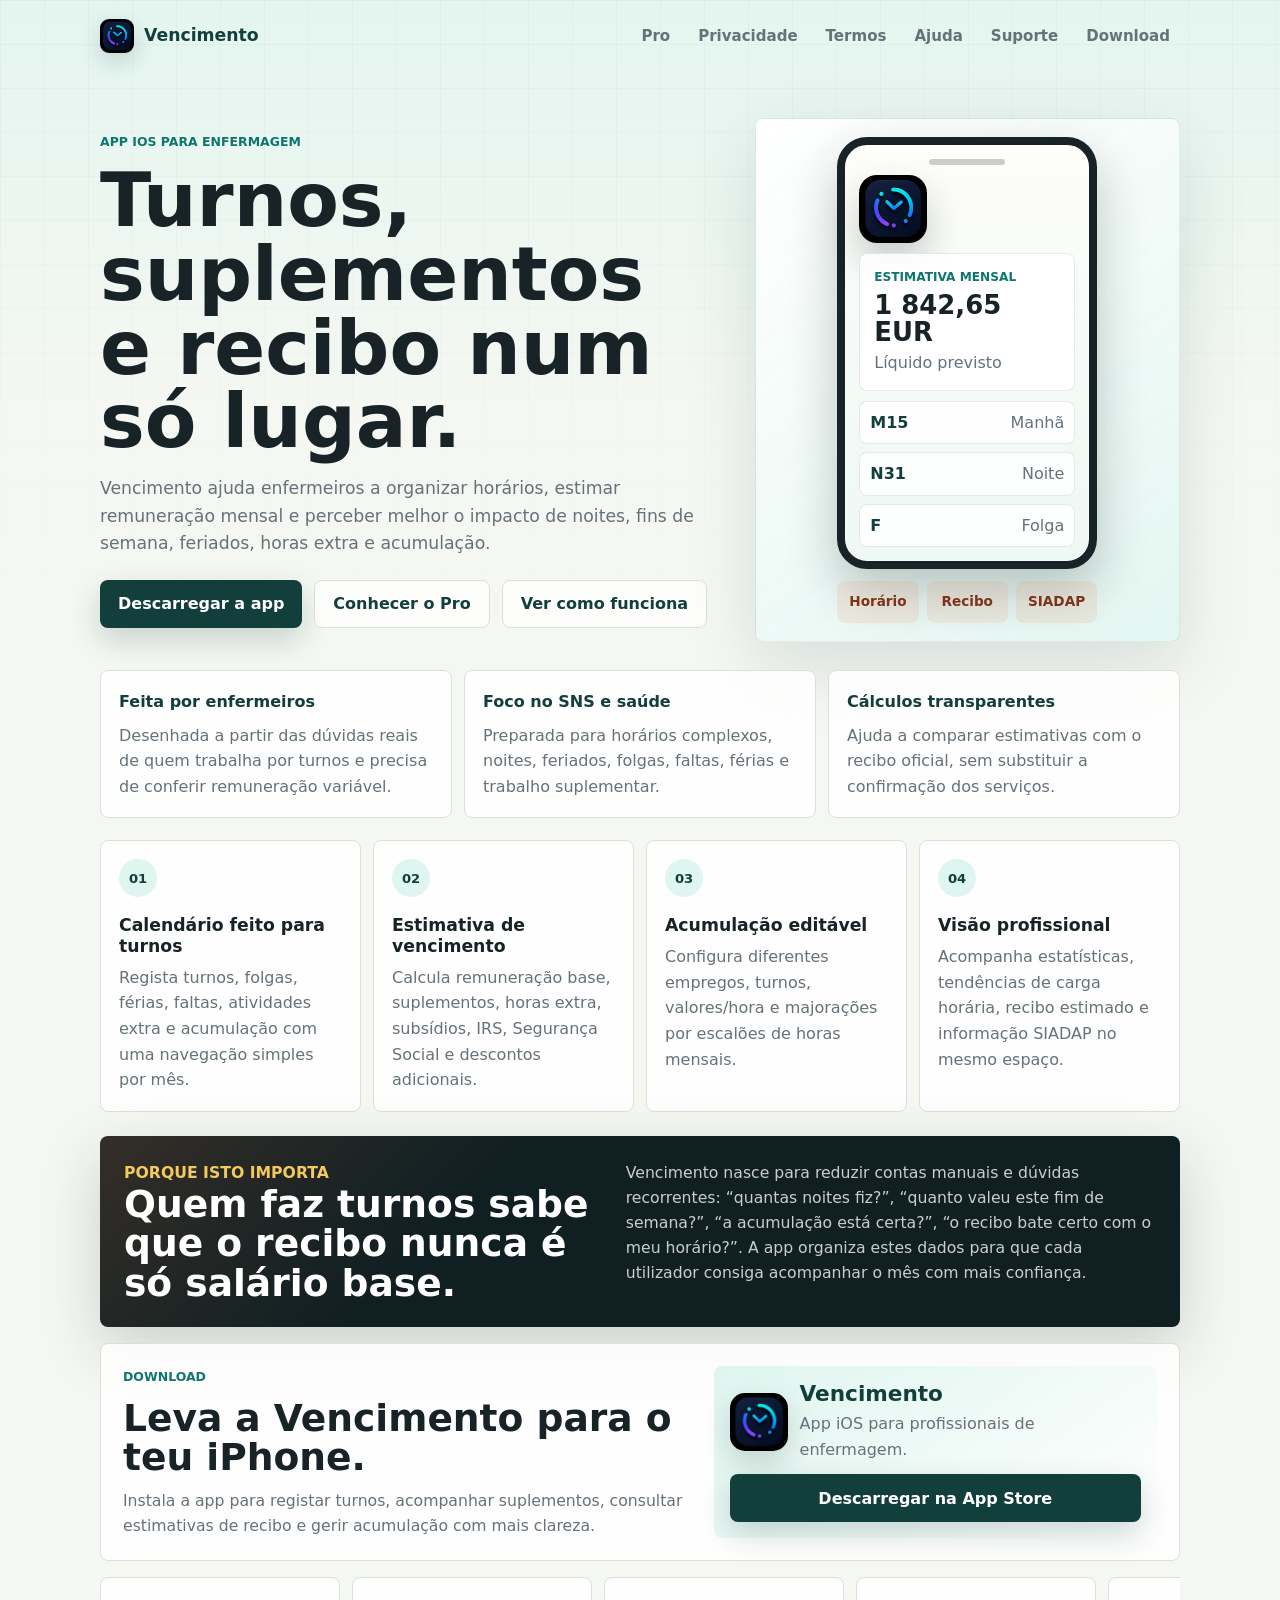
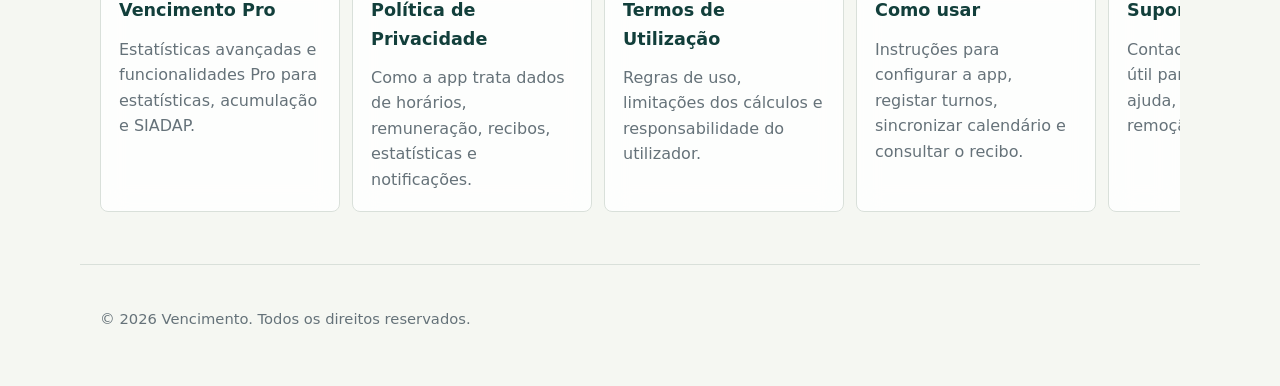
<file: index.html>
<!doctype html>
<html lang="pt-PT">
<head>
  <meta charset="utf-8">
  <meta name="viewport" content="width=device-width, initial-scale=1">
  <title>Vencimento | App de turnos e recibo para enfermeiros</title>
  <meta name="description" content="Vencimento é uma app iOS feita por enfermeiros para organizar turnos, estimar remuneração, acompanhar recibos e gerir acumulação.">
  <link rel="stylesheet" href="styles.css">
</head>
<body>
  <header class="site-header">
    <a class="brand" href="index.html">
      <img src="assets/logo.jpeg" alt="" width="34" height="34">
      <span>Vencimento</span>
    </a>
    <nav aria-label="Navegação principal">
      <a href="pro.html">Pro</a>
      <a href="privacidade.html">Privacidade</a>
      <a href="termos.html">Termos</a>
      <a href="ajuda.html">Ajuda</a>
      <a href="suporte.html">Suporte</a>
      <a href="#download">Download</a>
    </nav>
  </header>

  <main>
    <section class="hero marketing-hero">
      <div class="hero-copy">
        <p class="eyebrow">App iOS para enfermagem</p>
        <h1>Turnos, suplementos e recibo num só lugar.</h1>
        <p class="lead">Vencimento ajuda enfermeiros a organizar horários, estimar remuneração mensal e perceber melhor o impacto de noites, fins de semana, feriados, horas extra e acumulação.</p>
        <div class="hero-actions">
          <a class="primary-action" href="#download">Descarregar a app</a>
          <a class="secondary-action" href="pro.html">Conhecer o Pro</a>
          <a class="secondary-action" href="ajuda.html">Ver como funciona</a>
        </div>
      </div>

      <div class="app-showcase reveal" aria-label="Resumo da app Vencimento">
        <div class="phone-frame">
          <div class="phone-topbar"></div>
          <img class="app-logo" src="assets/logo.jpeg" alt="Logo da app Vencimento" width="120" height="120">
          <div class="showcase-panel">
            <p class="panel-label">Estimativa mensal</p>
            <strong>1 842,65 EUR</strong>
            <span>Líquido previsto</span>
          </div>
          <div class="shift-stack" aria-label="Turnos do mês">
            <span><strong>M15</strong> Manhã</span>
            <span><strong>N31</strong> Noite</span>
            <span><strong>F</strong> Folga</span>
          </div>
        </div>
        <div class="mini-metrics" aria-label="Funcionalidades principais">
          <span>Horário</span>
          <span>Recibo</span>
          <span>SIADAP</span>
        </div>
      </div>
    </section>

    <section class="credibility-strip reveal" aria-label="Contexto da aplicação">
      <div>
        <span>Feita por enfermeiros</span>
        <p>Desenhada a partir das dúvidas reais de quem trabalha por turnos e precisa de conferir remuneração variável.</p>
      </div>
      <div>
        <span>Foco no SNS e saúde</span>
        <p>Preparada para horários complexos, noites, feriados, folgas, faltas, férias e trabalho suplementar.</p>
      </div>
      <div>
        <span>Cálculos transparentes</span>
        <p>Ajuda a comparar estimativas com o recibo oficial, sem substituir a confirmação dos serviços.</p>
      </div>
    </section>

    <section class="feature-grid reveal" aria-label="Funcionalidades da app">
      <article>
        <span class="feature-icon">01</span>
        <h2>Calendário feito para turnos</h2>
        <p>Regista turnos, folgas, férias, faltas, atividades extra e acumulação com uma navegação simples por mês.</p>
      </article>
      <article>
        <span class="feature-icon">02</span>
        <h2>Estimativa de vencimento</h2>
        <p>Calcula remuneração base, suplementos, horas extra, subsídios, IRS, Segurança Social e descontos adicionais.</p>
      </article>
      <article>
        <span class="feature-icon">03</span>
        <h2>Acumulação editável</h2>
        <p>Configura diferentes empregos, turnos, valores/hora e majorações por escalões de horas mensais.</p>
      </article>
      <article>
        <span class="feature-icon">04</span>
        <h2>Visão profissional</h2>
        <p>Acompanha estatísticas, tendências de carga horária, recibo estimado e informação SIADAP no mesmo espaço.</p>
      </article>
    </section>

    <section class="nurse-made reveal">
      <div>
        <p class="eyebrow">Porque isto importa</p>
        <h2>Quem faz turnos sabe que o recibo nunca é só salário base.</h2>
      </div>
      <p>Vencimento nasce para reduzir contas manuais e dúvidas recorrentes: “quantas noites fiz?”, “quanto valeu este fim de semana?”, “a acumulação está certa?”, “o recibo bate certo com o meu horário?”. A app organiza estes dados para que cada utilizador consiga acompanhar o mês com mais confiança.</p>
    </section>

    <section id="download" class="download-section reveal" aria-label="Descarregar a app Vencimento">
      <div>
        <p class="eyebrow">Download</p>
        <h2>Leva a Vencimento para o teu iPhone.</h2>
        <p>Instala a app para registar turnos, acompanhar suplementos, consultar estimativas de recibo e gerir acumulação com mais clareza.</p>
      </div>
      <div class="download-card">
        <img src="assets/logo.jpeg" alt="Logo da app Vencimento" width="82" height="82">
        <div>
          <strong>Vencimento</strong>
          <span>App iOS para profissionais de enfermagem.</span>
        </div>
        <a class="primary-action" href="https://apps.apple.com/pt/app/vencimento/id6790715770" target="_blank" rel="noopener">Descarregar na App Store</a>
      </div>
    </section>

    <section class="link-grid reveal" aria-label="Páginas legais, ajuda e suporte">
      <a class="link-card" href="pro.html">
        <span>Vencimento Pro</span>
        <p>Estatísticas avançadas e funcionalidades Pro para estatísticas, acumulação e SIADAP.</p>
      </a>
      <a class="link-card" href="privacidade.html">
        <span>Política de Privacidade</span>
        <p>Como a app trata dados de horários, remuneração, recibos, estatísticas e notificações.</p>
      </a>
      <a class="link-card" href="termos.html">
        <span>Termos de Utilização</span>
        <p>Regras de uso, limitações dos cálculos e responsabilidade do utilizador.</p>
      </a>
      <a class="link-card" href="ajuda.html">
        <span>Como usar</span>
        <p>Instruções para configurar a app, registar turnos, sincronizar calendário e consultar o recibo.</p>
      </a>
      <a class="link-card" href="suporte.html">
        <span>Suporte</span>
        <p>Contactos e informação útil para pedidos de ajuda, feedback ou remoção de dados.</p>
      </a>
    </section>
  </main>

  <footer>
    <p>&copy; 2026 Vencimento. Todos os direitos reservados.</p>
  </footer>
  <script src="script.js"></script>
</body>
</html>
</file>
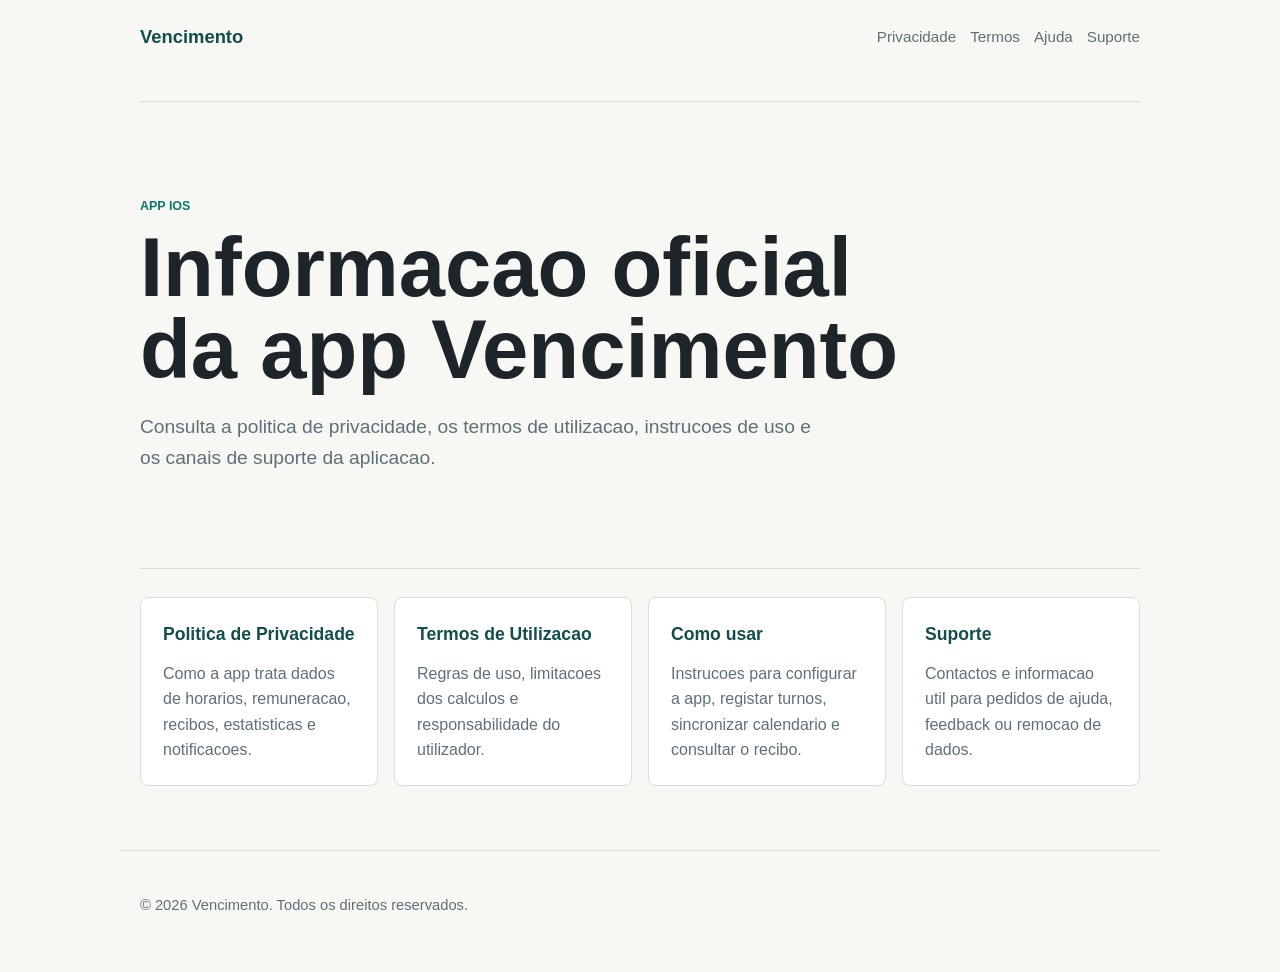
<file: docs/index.html>
<!doctype html>
<html lang="pt-PT">
<head>
  <meta charset="utf-8">
  <meta name="viewport" content="width=device-width, initial-scale=1">
  <title>Vencimento</title>
  <meta name="description" content="Informacao legal e suporte da app Vencimento.">
  <link rel="stylesheet" href="styles.css">
</head>
<body>
  <header class="site-header">
    <a class="brand" href="index.html">Vencimento</a>
    <nav aria-label="Navegacao principal">
      <a href="privacidade.html">Privacidade</a>
      <a href="termos.html">Termos</a>
      <a href="ajuda.html">Ajuda</a>
      <a href="suporte.html">Suporte</a>
    </nav>
  </header>

  <main>
    <section class="hero">
      <div>
        <p class="eyebrow">App iOS</p>
        <h1>Informacao oficial da app Vencimento</h1>
        <p class="lead">Consulta a politica de privacidade, os termos de utilizacao, instrucoes de uso e os canais de suporte da aplicacao.</p>
      </div>
    </section>

    <section class="link-grid" aria-label="Paginas legais, ajuda e suporte">
      <a class="link-card" href="privacidade.html">
        <span>Politica de Privacidade</span>
        <p>Como a app trata dados de horarios, remuneracao, recibos, estatisticas e notificacoes.</p>
      </a>
      <a class="link-card" href="termos.html">
        <span>Termos de Utilizacao</span>
        <p>Regras de uso, limitacoes dos calculos e responsabilidade do utilizador.</p>
      </a>
      <a class="link-card" href="ajuda.html">
        <span>Como usar</span>
        <p>Instrucoes para configurar a app, registar turnos, sincronizar calendario e consultar o recibo.</p>
      </a>
      <a class="link-card" href="suporte.html">
        <span>Suporte</span>
        <p>Contactos e informacao util para pedidos de ajuda, feedback ou remocao de dados.</p>
      </a>
    </section>
  </main>

  <footer>
    <p>&copy; 2026 Vencimento. Todos os direitos reservados.</p>
  </footer>
</body>
</html>
</file>
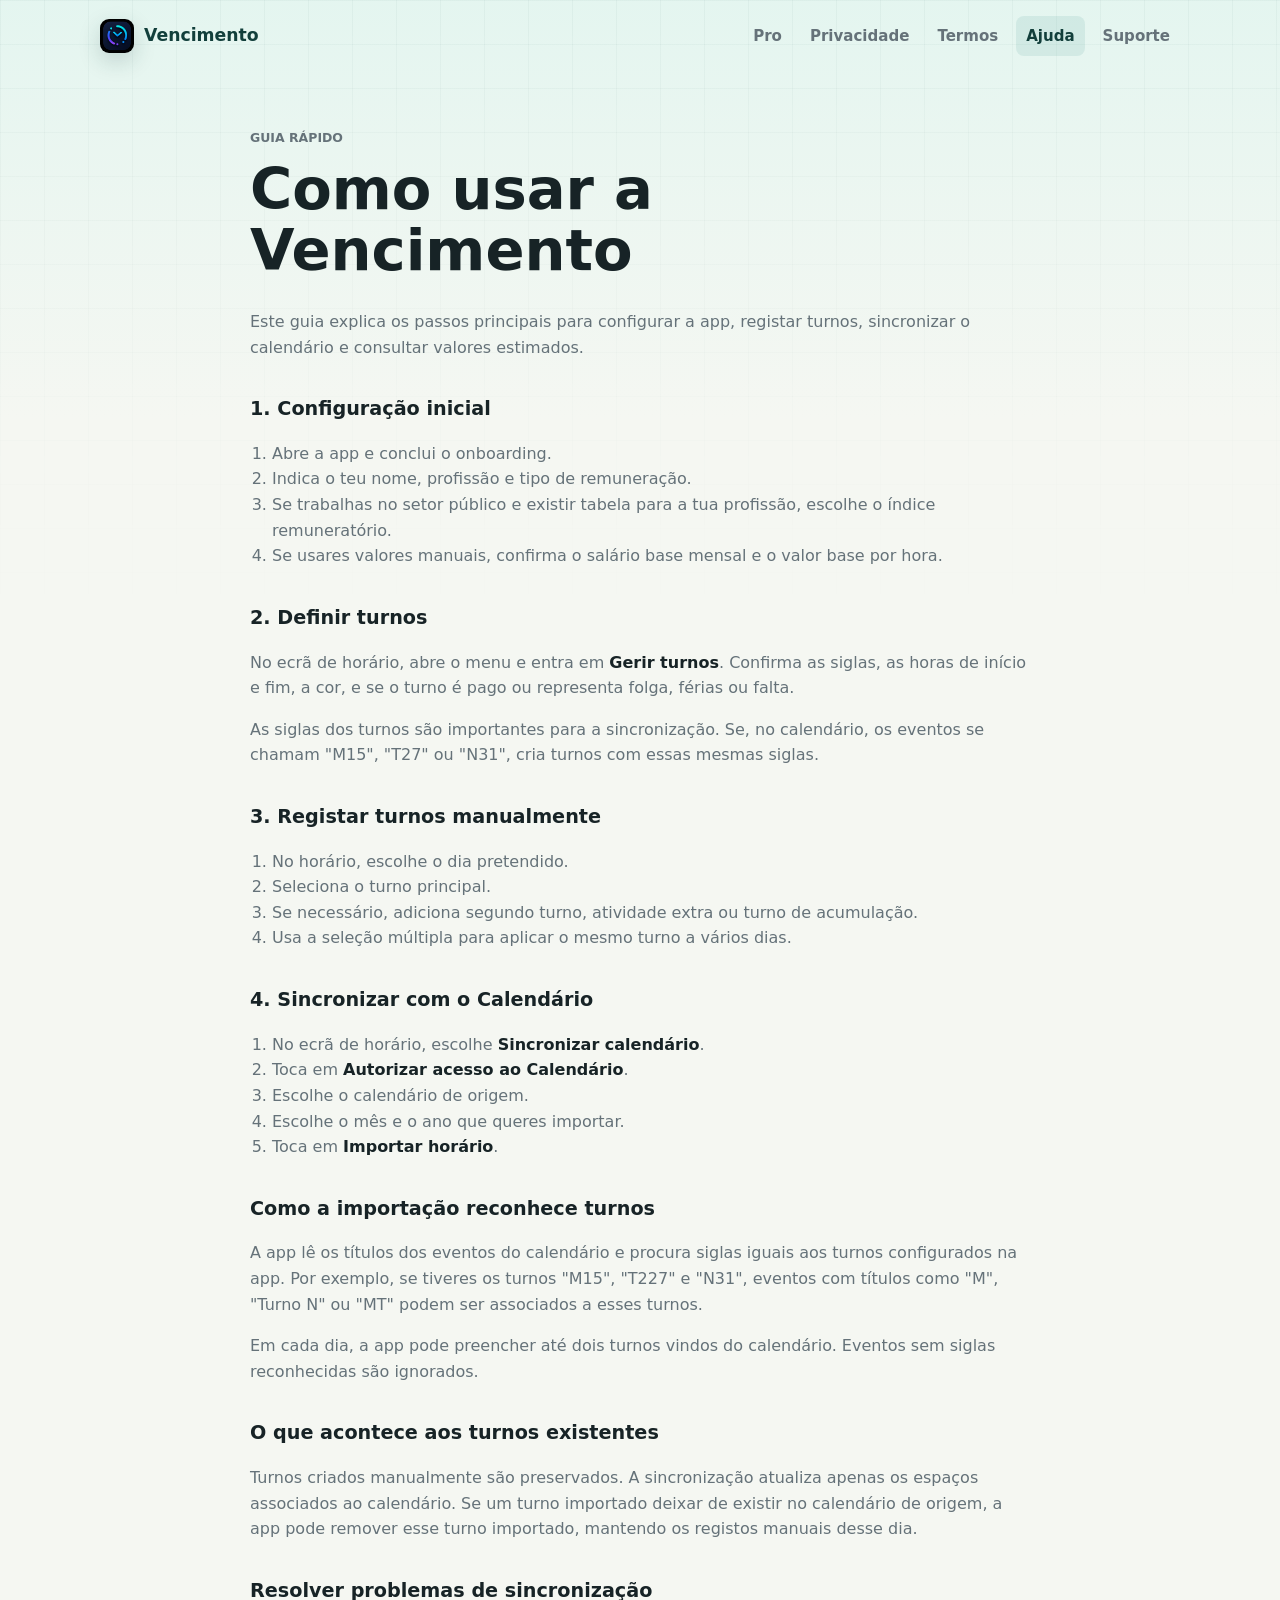
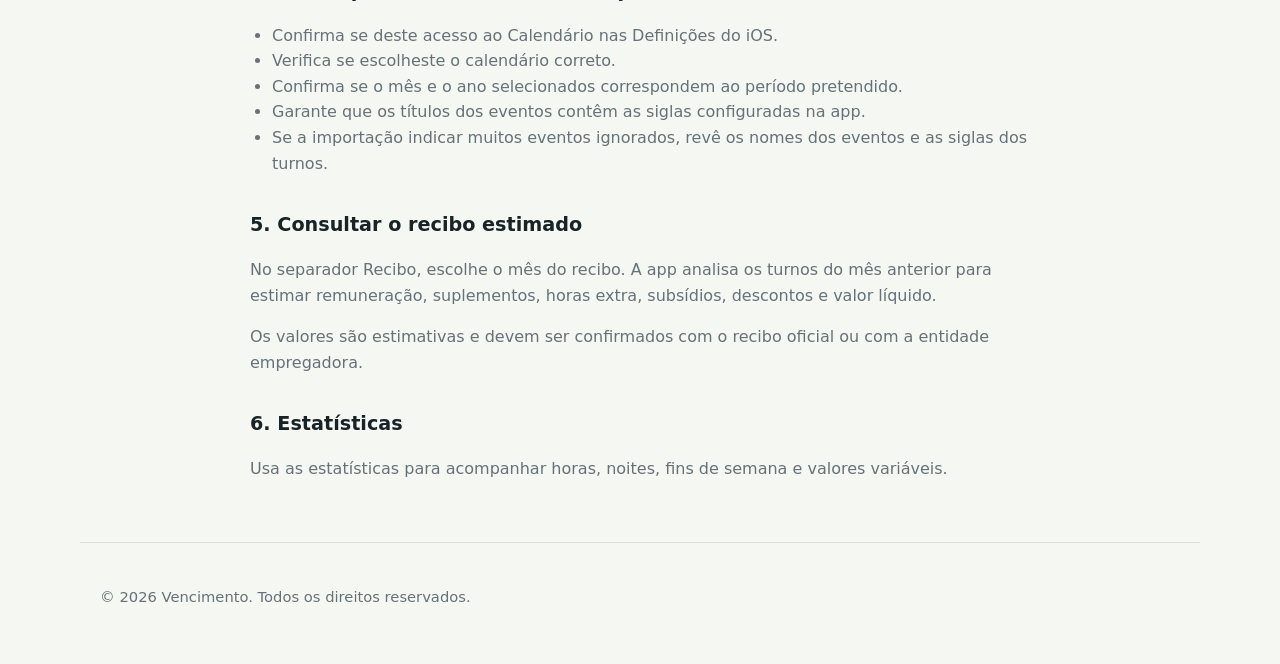
<file: ajuda.html>
<!doctype html>
<html lang="pt-PT">
<head>
  <meta charset="utf-8">
  <meta name="viewport" content="width=device-width, initial-scale=1">
  <title>Como usar | Vencimento</title>
  <meta name="description" content="Instruções para configurar e usar a app Vencimento.">
  <link rel="stylesheet" href="styles.css">
</head>
<body>
  <header class="site-header">
    <a class="brand" href="index.html">
      <img src="assets/logo.jpeg" alt="" width="34" height="34">
      <span>Vencimento</span>
    </a>
    <nav aria-label="Navegação principal">
      <a href="pro.html">Pro</a>
      <a href="privacidade.html">Privacidade</a>
      <a href="termos.html">Termos</a>
      <a aria-current="page" href="ajuda.html">Ajuda</a>
      <a href="suporte.html">Suporte</a>
    </nav>
  </header>

  <main class="legal">
    <p class="eyebrow">Guia rápido</p>
    <h1>Como usar a Vencimento</h1>
    <p>Este guia explica os passos principais para configurar a app, registar turnos, sincronizar o calendário e consultar valores estimados.</p>

    <h2>1. Configuração inicial</h2>
    <ol>
      <li>Abre a app e conclui o onboarding.</li>
      <li>Indica o teu nome, profissão e tipo de remuneração.</li>
      <li>Se trabalhas no setor público e existir tabela para a tua profissão, escolhe o índice remuneratório.</li>
      <li>Se usares valores manuais, confirma o salário base mensal e o valor base por hora.</li>
    </ol>

    <h2>2. Definir turnos</h2>
    <p>No ecrã de horário, abre o menu e entra em <strong>Gerir turnos</strong>. Confirma as siglas, as horas de início e fim, a cor, e se o turno é pago ou representa folga, férias ou falta.</p>
    <p>As siglas dos turnos são importantes para a sincronização. Se, no calendário, os eventos se chamam "M15", "T27" ou "N31", cria turnos com essas mesmas siglas.</p>

    <h2>3. Registar turnos manualmente</h2>
    <ol>
      <li>No horário, escolhe o dia pretendido.</li>
      <li>Seleciona o turno principal.</li>
      <li>Se necessário, adiciona segundo turno, atividade extra ou turno de acumulação.</li>
      <li>Usa a seleção múltipla para aplicar o mesmo turno a vários dias.</li>
    </ol>

    <h2>4. Sincronizar com o Calendário</h2>
    <ol>
      <li>No ecrã de horário, escolhe <strong>Sincronizar calendário</strong>.</li>
      <li>Toca em <strong>Autorizar acesso ao Calendário</strong>.</li>
      <li>Escolhe o calendário de origem.</li>
      <li>Escolhe o mês e o ano que queres importar.</li>
      <li>Toca em <strong>Importar horário</strong>.</li>
    </ol>

    <h2>Como a importação reconhece turnos</h2>
    <p>A app lê os títulos dos eventos do calendário e procura siglas iguais aos turnos configurados na app. Por exemplo, se tiveres os turnos "M15", "T227" e "N31", eventos com títulos como "M", "Turno N" ou "MT" podem ser associados a esses turnos.</p>
    <p>Em cada dia, a app pode preencher até dois turnos vindos do calendário. Eventos sem siglas reconhecidas são ignorados.</p>

    <h2>O que acontece aos turnos existentes</h2>
    <p>Turnos criados manualmente são preservados. A sincronização atualiza apenas os espaços associados ao calendário. Se um turno importado deixar de existir no calendário de origem, a app pode remover esse turno importado, mantendo os registos manuais desse dia.</p>

    <h2>Resolver problemas de sincronização</h2>
    <ul>
      <li>Confirma se deste acesso ao Calendário nas Definições do iOS.</li>
      <li>Verifica se escolheste o calendário correto.</li>
      <li>Confirma se o mês e o ano selecionados correspondem ao período pretendido.</li>
      <li>Garante que os títulos dos eventos contêm as siglas configuradas na app.</li>
      <li>Se a importação indicar muitos eventos ignorados, revê os nomes dos eventos e as siglas dos turnos.</li>
    </ul>

    <h2>5. Consultar o recibo estimado</h2>
    <p>No separador Recibo, escolhe o mês do recibo. A app analisa os turnos do mês anterior para estimar remuneração, suplementos, horas extra, subsídios, descontos e valor líquido.</p>
    <p>Os valores são estimativas e devem ser confirmados com o recibo oficial ou com a entidade empregadora.</p>

    <h2>6. Estatísticas</h2>
    <p>Usa as estatísticas para acompanhar horas, noites, fins de semana e valores variáveis.</p>
  </main>

  <footer>
    <p>&copy; 2026 Vencimento. Todos os direitos reservados.</p>
  </footer>
  <script src="script.js"></script>
</body>
</html>
</file>
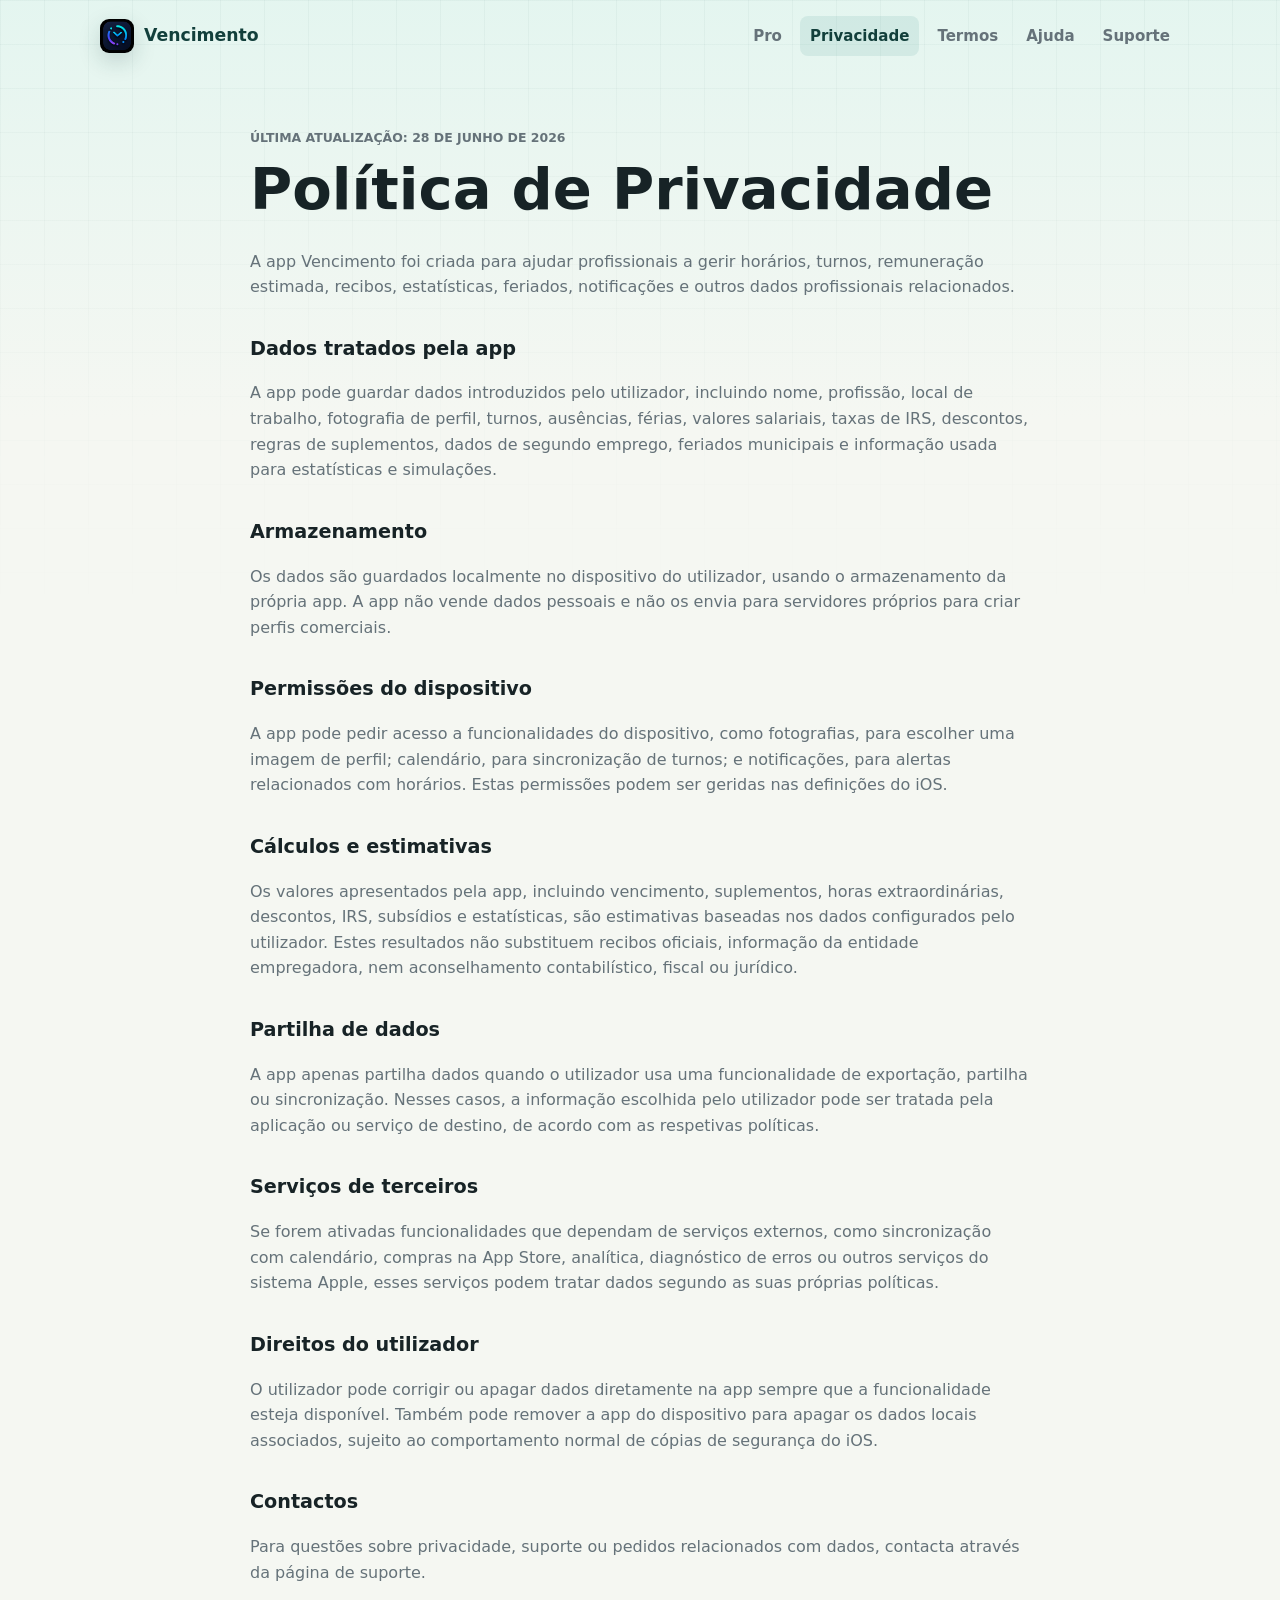
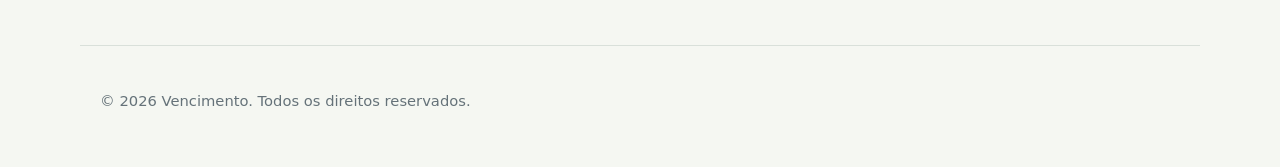
<file: privacidade.html>
<!doctype html>
<html lang="pt-PT">
<head>
  <meta charset="utf-8">
  <meta name="viewport" content="width=device-width, initial-scale=1">
  <title>Política de Privacidade | Vencimento</title>
  <meta name="description" content="Política de privacidade da app Vencimento.">
  <link rel="stylesheet" href="styles.css">
</head>
<body>
  <header class="site-header">
    <a class="brand" href="index.html">
      <img src="assets/logo.jpeg" alt="" width="34" height="34">
      <span>Vencimento</span>
    </a>
    <nav aria-label="Navegação principal">
      <a href="pro.html">Pro</a>
      <a aria-current="page" href="privacidade.html">Privacidade</a>
      <a href="termos.html">Termos</a>
      <a href="ajuda.html">Ajuda</a>
      <a href="suporte.html">Suporte</a>
    </nav>
  </header>

  <main class="legal">
    <p class="eyebrow">Última atualização: 28 de junho de 2026</p>
    <h1>Política de Privacidade</h1>
    <p>A app Vencimento foi criada para ajudar profissionais a gerir horários, turnos, remuneração estimada, recibos, estatísticas, feriados, notificações e outros dados profissionais relacionados.</p>

    <h2>Dados tratados pela app</h2>
    <p>A app pode guardar dados introduzidos pelo utilizador, incluindo nome, profissão, local de trabalho, fotografia de perfil, turnos, ausências, férias, valores salariais, taxas de IRS, descontos, regras de suplementos, dados de segundo emprego, feriados municipais e informação usada para estatísticas e simulações.</p>

    <h2>Armazenamento</h2>
    <p>Os dados são guardados localmente no dispositivo do utilizador, usando o armazenamento da própria app. A app não vende dados pessoais e não os envia para servidores próprios para criar perfis comerciais.</p>

    <h2>Permissões do dispositivo</h2>
    <p>A app pode pedir acesso a funcionalidades do dispositivo, como fotografias, para escolher uma imagem de perfil; calendário, para sincronização de turnos; e notificações, para alertas relacionados com horários. Estas permissões podem ser geridas nas definições do iOS.</p>

    <h2>Cálculos e estimativas</h2>
    <p>Os valores apresentados pela app, incluindo vencimento, suplementos, horas extraordinárias, descontos, IRS, subsídios e estatísticas, são estimativas baseadas nos dados configurados pelo utilizador. Estes resultados não substituem recibos oficiais, informação da entidade empregadora, nem aconselhamento contabilístico, fiscal ou jurídico.</p>

    <h2>Partilha de dados</h2>
    <p>A app apenas partilha dados quando o utilizador usa uma funcionalidade de exportação, partilha ou sincronização. Nesses casos, a informação escolhida pelo utilizador pode ser tratada pela aplicação ou serviço de destino, de acordo com as respetivas políticas.</p>

    <h2>Serviços de terceiros</h2>
    <p>Se forem ativadas funcionalidades que dependam de serviços externos, como sincronização com calendário, compras na App Store, analítica, diagnóstico de erros ou outros serviços do sistema Apple, esses serviços podem tratar dados segundo as suas próprias políticas.</p>

    <h2>Direitos do utilizador</h2>
    <p>O utilizador pode corrigir ou apagar dados diretamente na app sempre que a funcionalidade esteja disponível. Também pode remover a app do dispositivo para apagar os dados locais associados, sujeito ao comportamento normal de cópias de segurança do iOS.</p>

    <h2>Contactos</h2>
    <p>Para questões sobre privacidade, suporte ou pedidos relacionados com dados, contacta através da página de suporte.</p>
  </main>

  <footer>
    <p>&copy; 2026 Vencimento. Todos os direitos reservados.</p>
  </footer>
  <script src="script.js"></script>
</body>
</html>
</file>
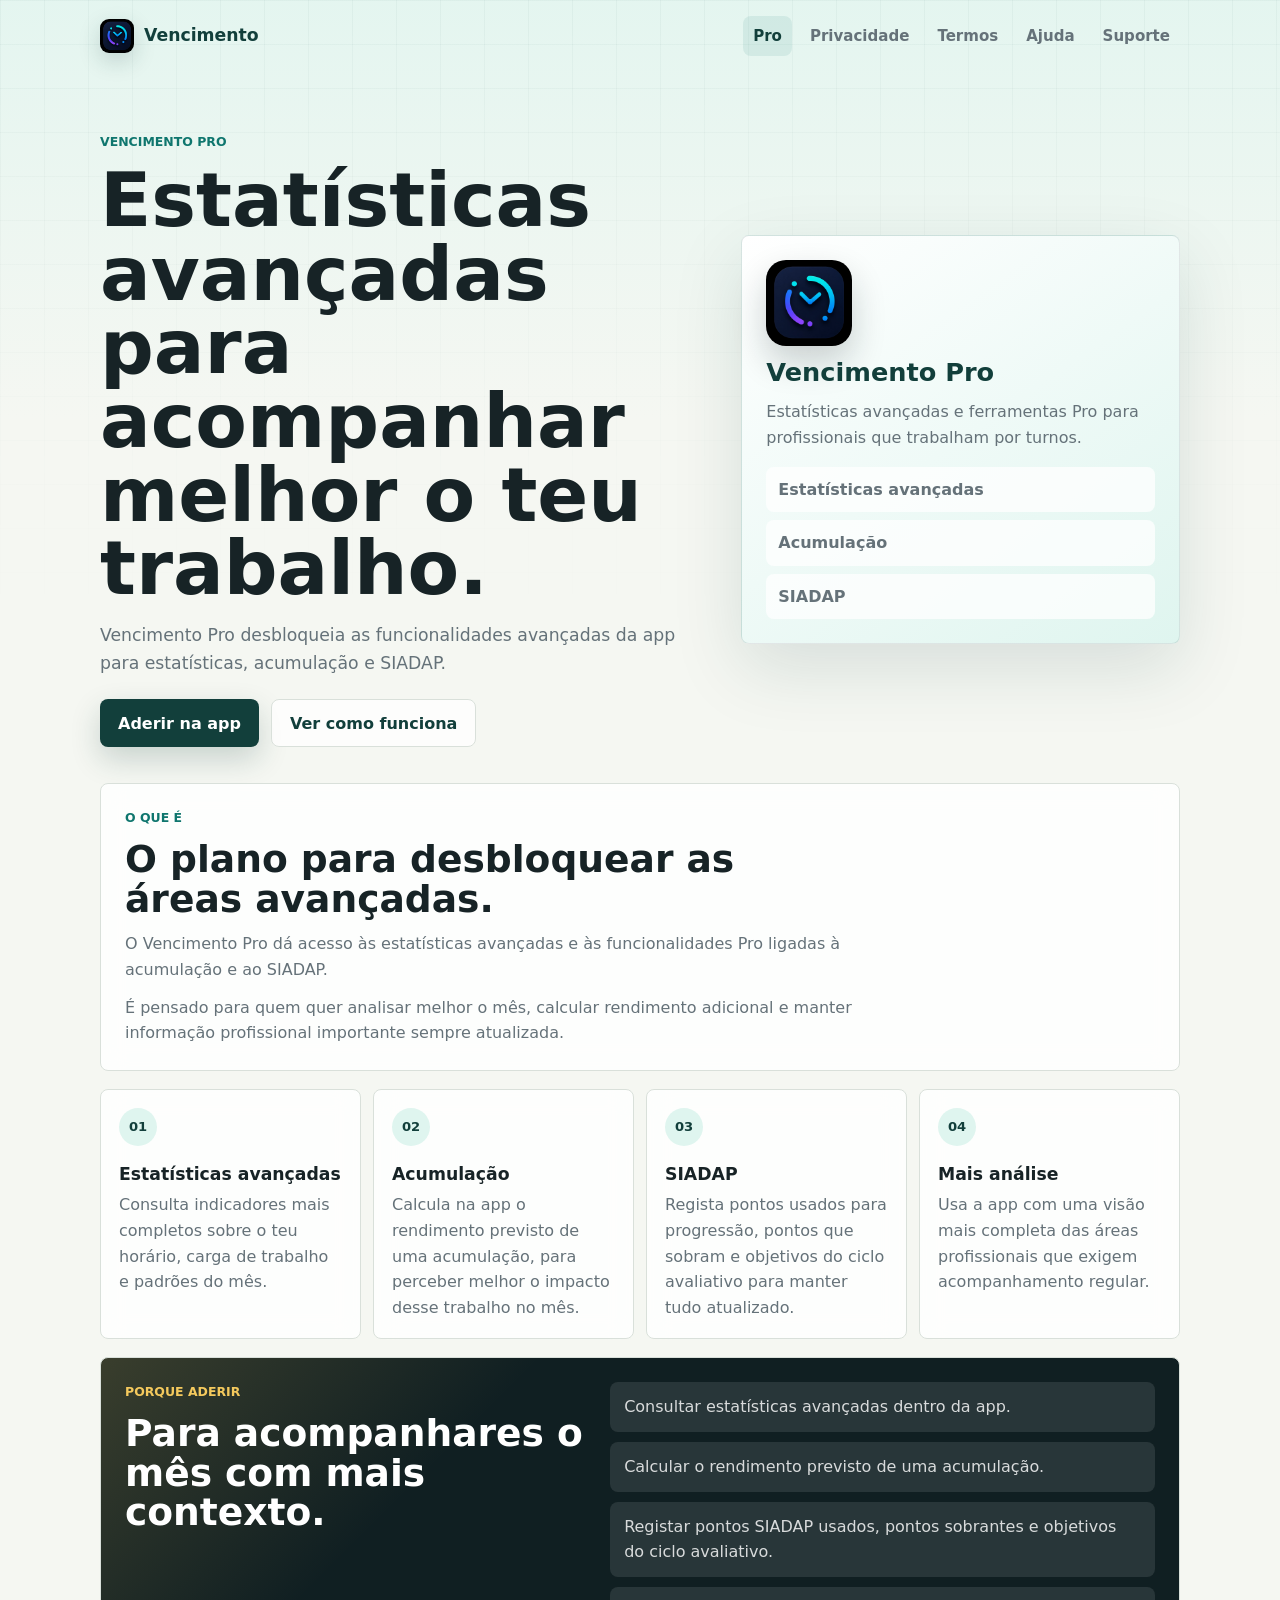
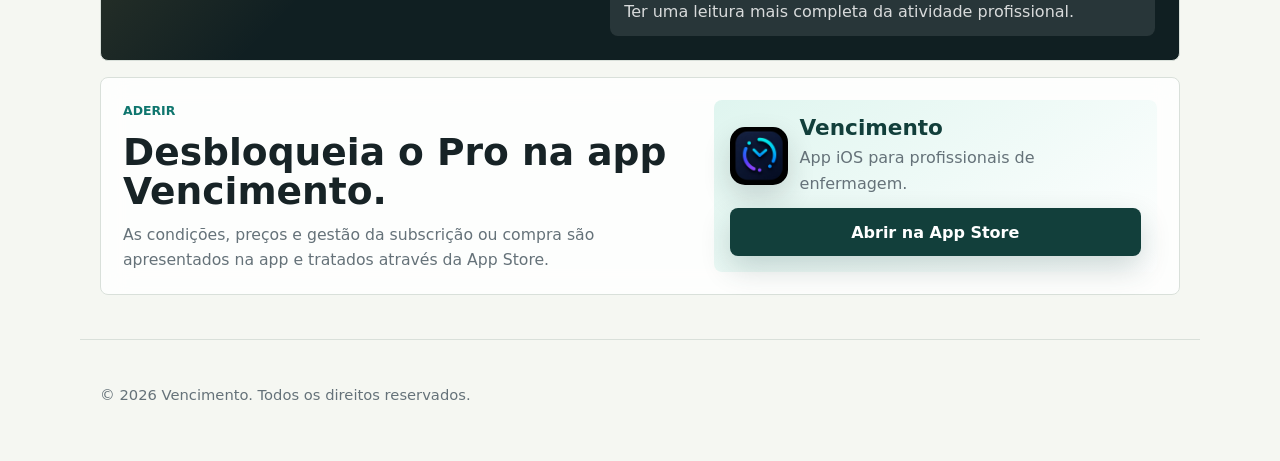
<file: pro.html>
<!doctype html>
<html lang="pt-PT">
<head>
  <meta charset="utf-8">
  <meta name="viewport" content="width=device-width, initial-scale=1">
  <title>Vencimento Pro | Estatísticas avançadas</title>
  <meta name="description" content="Conhece o Vencimento Pro: estatísticas avançadas e funcionalidades para estatísticas, acumulação e SIADAP.">
  <link rel="stylesheet" href="styles.css">
</head>
<body>
  <header class="site-header">
    <a class="brand" href="index.html">
      <img src="assets/logo.jpeg" alt="" width="34" height="34">
      <span>Vencimento</span>
    </a>
    <nav aria-label="Navegação principal">
      <a aria-current="page" href="pro.html">Pro</a>
      <a href="privacidade.html">Privacidade</a>
      <a href="termos.html">Termos</a>
      <a href="ajuda.html">Ajuda</a>
      <a href="suporte.html">Suporte</a>
    </nav>
  </header>

  <main class="pro-page">
    <section class="pro-hero reveal">
      <div>
        <p class="eyebrow">Vencimento Pro</p>
        <h1>Estatísticas avançadas para acompanhar melhor o teu trabalho.</h1>
        <p class="lead">Vencimento Pro desbloqueia as funcionalidades avançadas da app para estatísticas, acumulação e SIADAP.</p>
        <div class="hero-actions">
          <a class="primary-action" href="https://apps.apple.com/pt/app/vencimento/id6790715770" target="_blank" rel="noopener">Aderir na app</a>
          <a class="secondary-action" href="ajuda.html">Ver como funciona</a>
        </div>
      </div>

      <aside class="pro-summary" aria-label="Resumo do Vencimento Pro">
        <img src="assets/logo.jpeg" alt="Logo da app Vencimento" width="86" height="86">
        <strong>Vencimento Pro</strong>
        <span>Estatísticas avançadas e ferramentas Pro para profissionais que trabalham por turnos.</span>
        <ul>
          <li>Estatísticas avançadas</li>
          <li>Acumulação</li>
          <li>SIADAP</li>
        </ul>
      </aside>
    </section>

    <section class="pro-section reveal">
      <p class="eyebrow">O que é</p>
      <h2>O plano para desbloquear as áreas avançadas.</h2>
      <p>O Vencimento Pro dá acesso às estatísticas avançadas e às funcionalidades Pro ligadas à acumulação e ao SIADAP.</p>
      <p>É pensado para quem quer analisar melhor o mês, calcular rendimento adicional e manter informação profissional importante sempre atualizada.</p>
    </section>

    <section class="pro-grid reveal" aria-label="Funcionalidades incluídas no Vencimento Pro">
      <article>
        <span class="feature-icon">01</span>
        <h2>Estatísticas avançadas</h2>
        <p>Consulta indicadores mais completos sobre o teu horário, carga de trabalho e padrões do mês.</p>
      </article>
      <article>
        <span class="feature-icon">02</span>
        <h2>Acumulação</h2>
        <p>Calcula na app o rendimento previsto de uma acumulação, para perceber melhor o impacto desse trabalho no mês.</p>
      </article>
      <article>
        <span class="feature-icon">03</span>
        <h2>SIADAP</h2>
        <p>Regista pontos usados para progressão, pontos que sobram e objetivos do ciclo avaliativo para manter tudo atualizado.</p>
      </article>
      <article>
        <span class="feature-icon">04</span>
        <h2>Mais análise</h2>
        <p>Usa a app com uma visão mais completa das áreas profissionais que exigem acompanhamento regular.</p>
      </article>
    </section>

    <section class="pro-section pro-why reveal">
      <div>
        <p class="eyebrow">Porque aderir</p>
        <h2>Para acompanhares o mês com mais contexto.</h2>
      </div>
      <ul>
        <li>Consultar estatísticas avançadas dentro da app.</li>
        <li>Calcular o rendimento previsto de uma acumulação.</li>
        <li>Registar pontos SIADAP usados, pontos sobrantes e objetivos do ciclo avaliativo.</li>
        <li>Ter uma leitura mais completa da atividade profissional.</li>
      </ul>
    </section>

    <section class="download-section reveal" aria-label="Aderir ao Vencimento Pro">
      <div>
        <p class="eyebrow">Aderir</p>
        <h2>Desbloqueia o Pro na app Vencimento.</h2>
        <p>As condições, preços e gestão da subscrição ou compra são apresentados na app e tratados através da App Store.</p>
      </div>
      <div class="download-card">
        <img src="assets/logo.jpeg" alt="Logo da app Vencimento" width="82" height="82">
        <div>
          <strong>Vencimento</strong>
          <span>App iOS para profissionais de enfermagem.</span>
        </div>
        <a class="primary-action" href="https://apps.apple.com/pt/app/vencimento/id6790715770" target="_blank" rel="noopener">Abrir na App Store</a>
      </div>
    </section>
  </main>

  <footer>
    <p>&copy; 2026 Vencimento. Todos os direitos reservados.</p>
  </footer>
  <script src="script.js"></script>
</body>
</html>
</file>
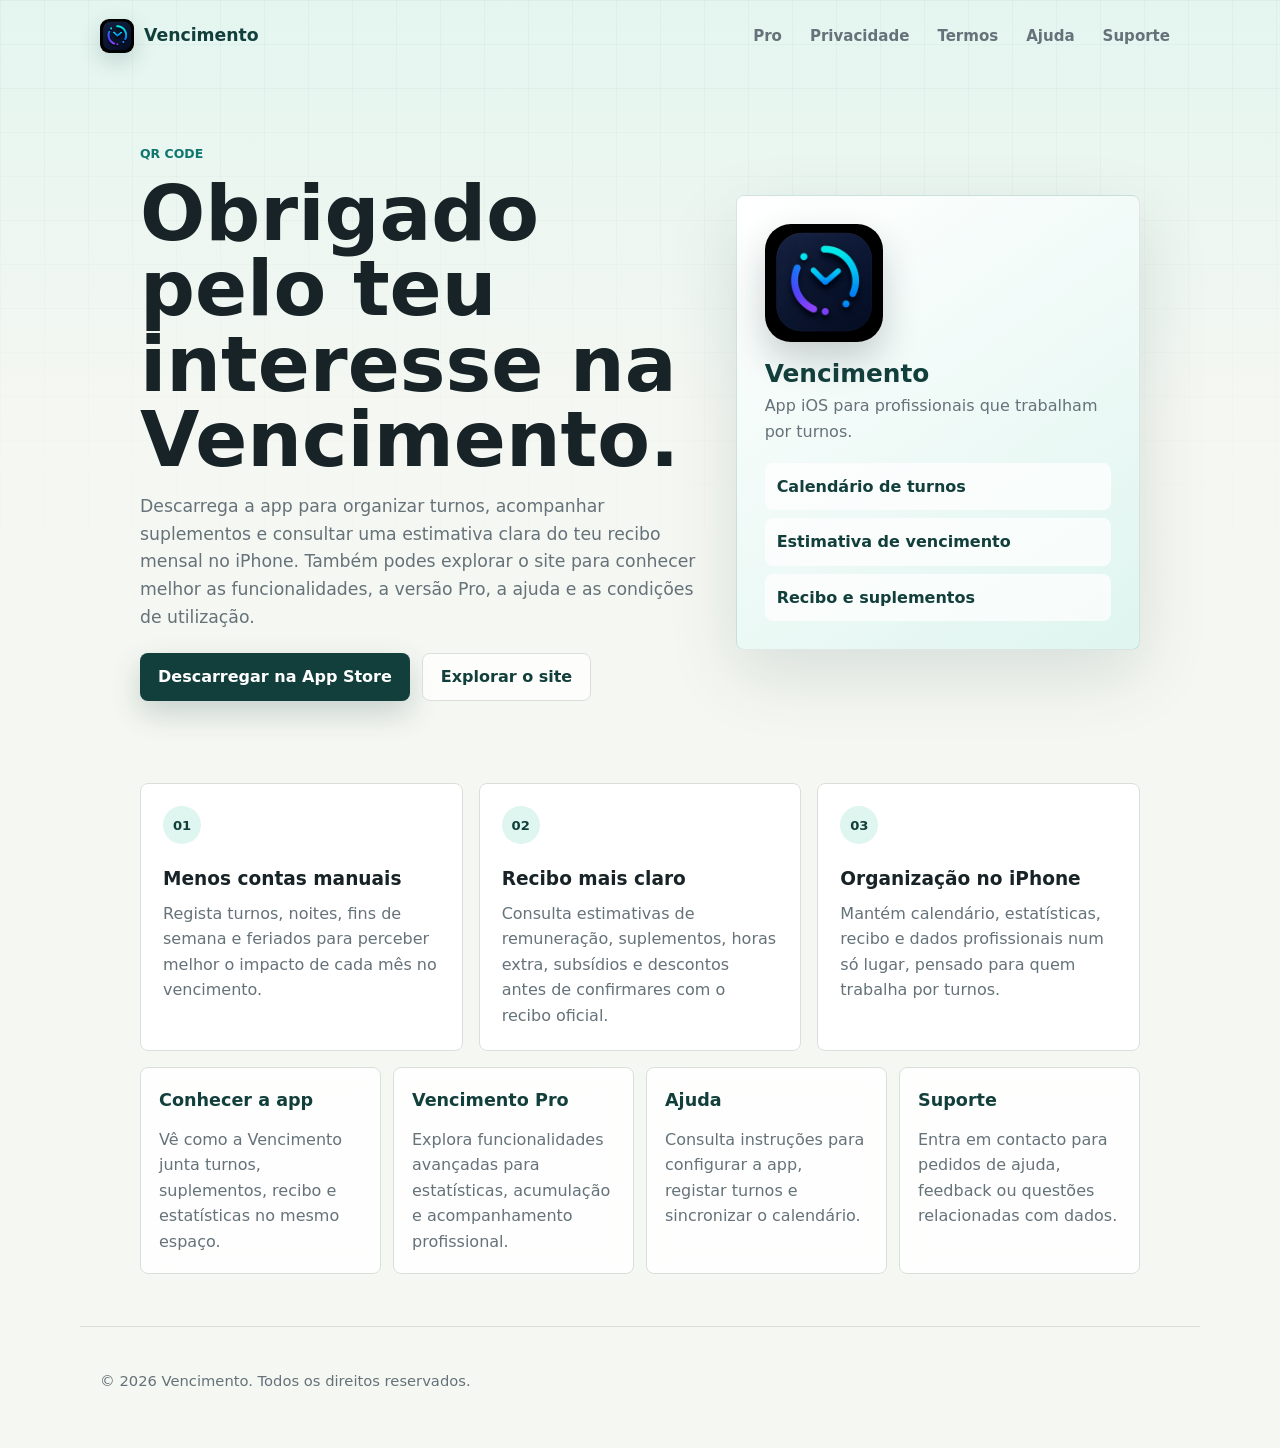
<file: qrcode.html>
<!doctype html>
<html lang="pt-PT">
<head>
  <meta charset="utf-8">
  <meta name="viewport" content="width=device-width, initial-scale=1">
  <title>Descarregar Vencimento | QR Code</title>
  <meta name="description" content="Página de download da app Vencimento para quem leu o QR code.">
  <link rel="stylesheet" href="styles.css">
</head>
<body>
  <header class="site-header">
    <a class="brand" href="index.html">
      <img src="assets/logo.jpeg" alt="" width="34" height="34">
      <span>Vencimento</span>
    </a>
    <nav aria-label="Navegação principal">
      <a href="pro.html">Pro</a>
      <a href="privacidade.html">Privacidade</a>
      <a href="termos.html">Termos</a>
      <a href="ajuda.html">Ajuda</a>
      <a href="suporte.html">Suporte</a>
    </nav>
  </header>

  <main class="qr-page">
    <section class="qr-hero reveal" aria-label="Descarregar a app Vencimento">
      <div class="qr-copy">
        <p class="eyebrow">QR Code</p>
        <h1>Obrigado pelo teu interesse na Vencimento.</h1>
        <p class="lead">Descarrega a app para organizar turnos, acompanhar suplementos e consultar uma estimativa clara do teu recibo mensal no iPhone. Também podes explorar o site para conhecer melhor as funcionalidades, a versão Pro, a ajuda e as condições de utilização.</p>
        <div class="hero-actions">
          <a
            id="app-store-link"
            class="primary-action app-store-action"
            href="https://apps.apple.com/pt/app/vencimento/id6790715770?utm_source=qr_code&amp;utm_medium=offline&amp;utm_campaign=download_qr"
            target="_blank"
            rel="noopener"
            data-analytics-event="app_store_click"
          >
            Descarregar na App Store
          </a>
          <a class="secondary-action" href="index.html">Explorar o site</a>
        </div>
      </div>

      <div class="qr-download-panel">
        <img src="assets/logo.jpeg" alt="Logo da app Vencimento" width="118" height="118">
        <div>
          <strong>Vencimento</strong>
          <span>App iOS para profissionais que trabalham por turnos.</span>
        </div>
        <ul class="qr-benefits" aria-label="Funcionalidades principais">
          <li>Calendário de turnos</li>
          <li>Estimativa de vencimento</li>
          <li>Recibo e suplementos</li>
        </ul>
      </div>
    </section>

    <section class="qr-info-grid reveal" aria-label="Benefícios da app Vencimento">
      <article>
        <span class="feature-icon">01</span>
        <h2>Menos contas manuais</h2>
        <p>Regista turnos, noites, fins de semana e feriados para perceber melhor o impacto de cada mês no vencimento.</p>
      </article>
      <article>
        <span class="feature-icon">02</span>
        <h2>Recibo mais claro</h2>
        <p>Consulta estimativas de remuneração, suplementos, horas extra, subsídios e descontos antes de confirmares com o recibo oficial.</p>
      </article>
      <article>
        <span class="feature-icon">03</span>
        <h2>Organização no iPhone</h2>
        <p>Mantém calendário, estatísticas, recibo e dados profissionais num só lugar, pensado para quem trabalha por turnos.</p>
      </article>
    </section>

    <section class="link-grid reveal" aria-label="Explorar o site Vencimento">
      <a class="link-card" href="index.html">
        <span>Conhecer a app</span>
        <p>Vê como a Vencimento junta turnos, suplementos, recibo e estatísticas no mesmo espaço.</p>
      </a>
      <a class="link-card" href="pro.html">
        <span>Vencimento Pro</span>
        <p>Explora funcionalidades avançadas para estatísticas, acumulação e acompanhamento profissional.</p>
      </a>
      <a class="link-card" href="ajuda.html">
        <span>Ajuda</span>
        <p>Consulta instruções para configurar a app, registar turnos e sincronizar o calendário.</p>
      </a>
      <a class="link-card" href="suporte.html">
        <span>Suporte</span>
        <p>Entra em contacto para pedidos de ajuda, feedback ou questões relacionadas com dados.</p>
      </a>
    </section>

  </main>

  <footer>
    <p>&copy; 2026 Vencimento. Todos os direitos reservados.</p>
  </footer>

  <script>
    (function () {
      var source = "qr_code";
      var campaign = "download_qr";

      window.vencimentoQrAnalytics = {
        source: source,
        campaign: campaign,
        page: window.location.pathname
      };

      function track(eventName) {
        if (typeof window.plausible === "function") {
          window.plausible(eventName, { props: window.vencimentoQrAnalytics });
        }

        if (typeof window.gtag === "function") {
          window.gtag("event", eventName, {
            event_category: "qr_code",
            event_label: campaign
          });
        }
      }

      track("qr_landing_view");

      var appStoreLink = document.querySelector("[data-analytics-event]");
      if (appStoreLink) {
        appStoreLink.addEventListener("click", function () {
          track(appStoreLink.dataset.analyticsEvent);
        });
      }
    }());
  </script>
  <script src="script.js"></script>
</body>
</html>
</file>
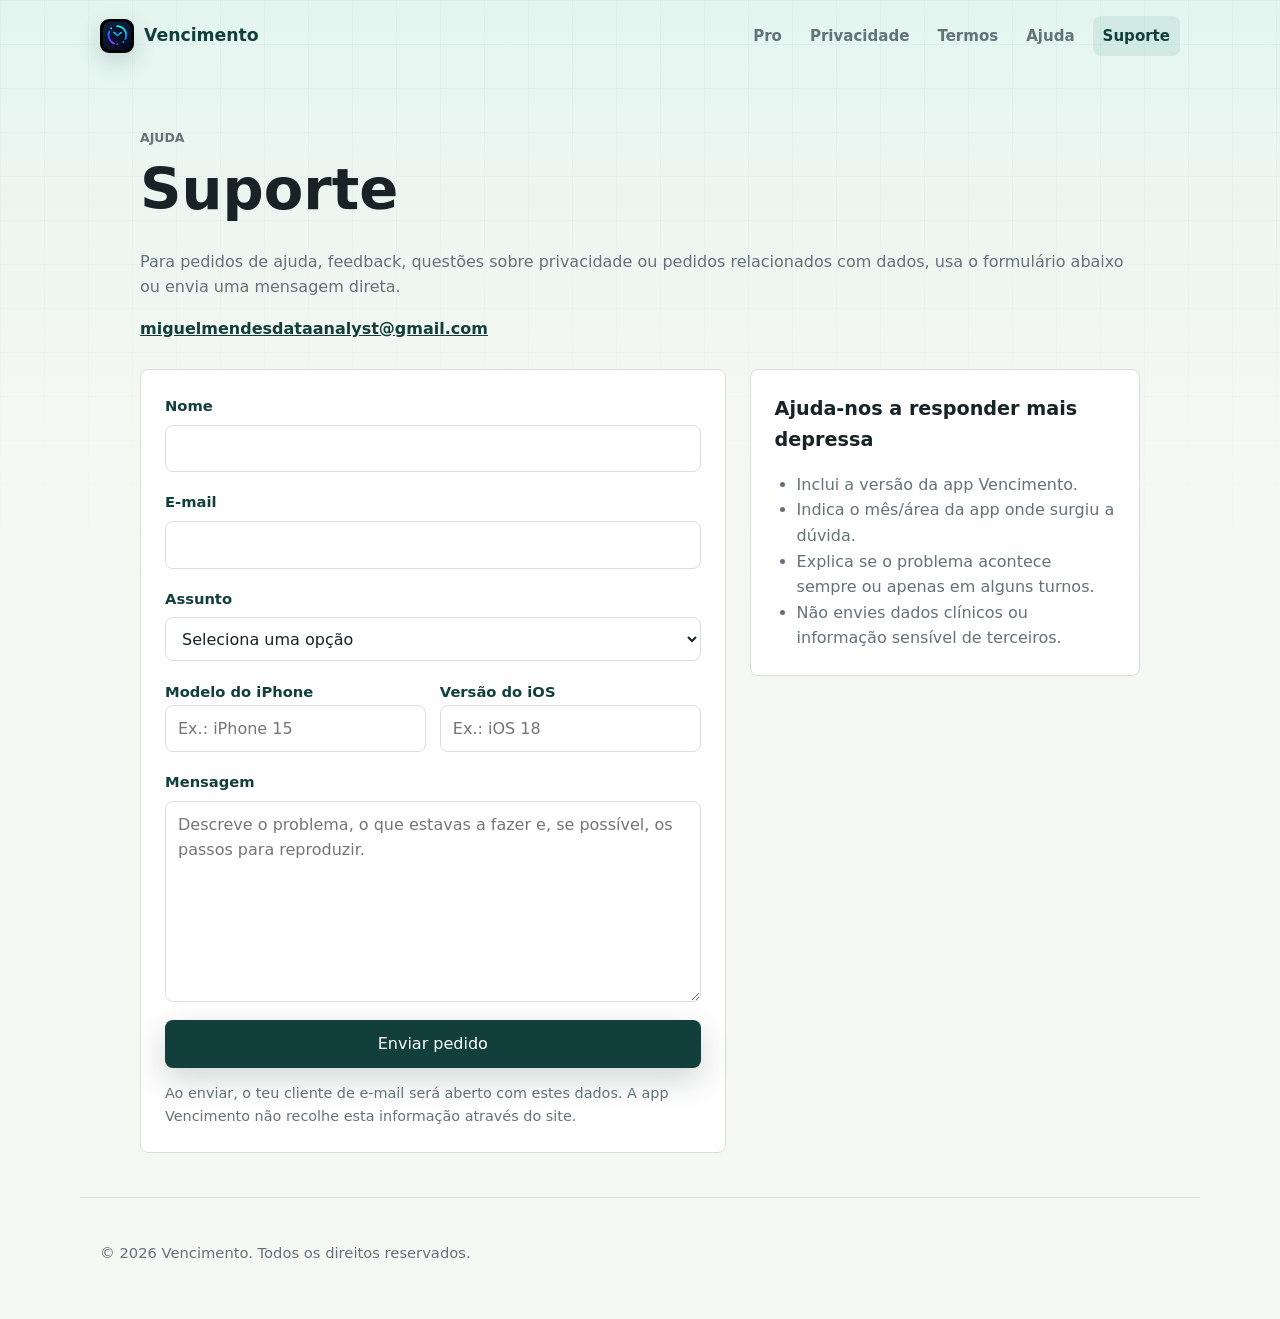
<file: suporte.html>
<!doctype html>
<html lang="pt-PT">
<head>
  <meta charset="utf-8">
  <meta name="viewport" content="width=device-width, initial-scale=1">
  <title>Suporte | Vencimento</title>
  <meta name="description" content="Suporte da app Vencimento.">
  <link rel="stylesheet" href="styles.css">
</head>
<body>
  <header class="site-header">
    <a class="brand" href="index.html">
      <img src="assets/logo.jpeg" alt="" width="34" height="34">
      <span>Vencimento</span>
    </a>
    <nav aria-label="Navegação principal">
      <a href="pro.html">Pro</a>
      <a href="privacidade.html">Privacidade</a>
      <a href="termos.html">Termos</a>
      <a href="ajuda.html">Ajuda</a>
      <a aria-current="page" href="suporte.html">Suporte</a>
    </nav>
  </header>

  <main class="legal support-page">
    <p class="eyebrow">Ajuda</p>
    <h1>Suporte</h1>
    <p>Para pedidos de ajuda, feedback, questões sobre privacidade ou pedidos relacionados com dados, usa o formulário abaixo ou envia uma mensagem direta.</p>

    <p class="contact"><a href="mailto:miguelmendesdataanalyst@gmail.com">miguelmendesdataanalyst@gmail.com</a></p>

    <section class="support-layout" aria-label="Pedido de suporte">
      <form class="contact-form" action="mailto:miguelmendesdataanalyst@gmail.com" method="post" enctype="text/plain">
        <div class="form-row">
          <label for="name">Nome</label>
          <input id="name" name="Nome" type="text" autocomplete="name" required>
        </div>

        <div class="form-row">
          <label for="email">E-mail</label>
          <input id="email" name="Email" type="email" autocomplete="email" required>
        </div>

        <div class="form-row">
          <label for="subject">Assunto</label>
          <select id="subject" name="Assunto" required>
            <option value="">Seleciona uma opção</option>
            <option>Ajuda com a app</option>
            <option>Erro ou comportamento inesperado</option>
            <option>Privacidade ou dados</option>
            <option>Sugestão de melhoria</option>
            <option>Outro pedido</option>
          </select>
        </div>

        <div class="form-row two-columns">
          <div>
            <label for="device">Modelo do iPhone</label>
            <input id="device" name="Modelo do iPhone" type="text" placeholder="Ex.: iPhone 15">
          </div>
          <div>
            <label for="ios">Versão do iOS</label>
            <input id="ios" name="Versão iOS" type="text" placeholder="Ex.: iOS 18">
          </div>
        </div>

        <div class="form-row">
          <label for="message">Mensagem</label>
          <textarea id="message" name="Mensagem" rows="7" placeholder="Descreve o problema, o que estavas a fazer e, se possível, os passos para reproduzir." required></textarea>
        </div>

        <button class="primary-action form-submit" type="submit">Enviar pedido</button>
        <p class="form-note">Ao enviar, o teu cliente de e-mail será aberto com estes dados. A app Vencimento não recolhe esta informação através do site.</p>
      </form>

      <aside class="support-tips">
        <h2>Ajuda-nos a responder mais depressa</h2>
        <ul>
          <li>Inclui a versão da app Vencimento.</li>
          <li>Indica o mês/área da app onde surgiu a dúvida.</li>
          <li>Explica se o problema acontece sempre ou apenas em alguns turnos.</li>
          <li>Não envies dados clínicos ou informação sensível de terceiros.</li>
        </ul>
      </aside>
    </section>
  </main>

  <footer>
    <p>&copy; 2026 Vencimento. Todos os direitos reservados.</p>
  </footer>
  <script src="script.js"></script>
</body>
</html>
</file>
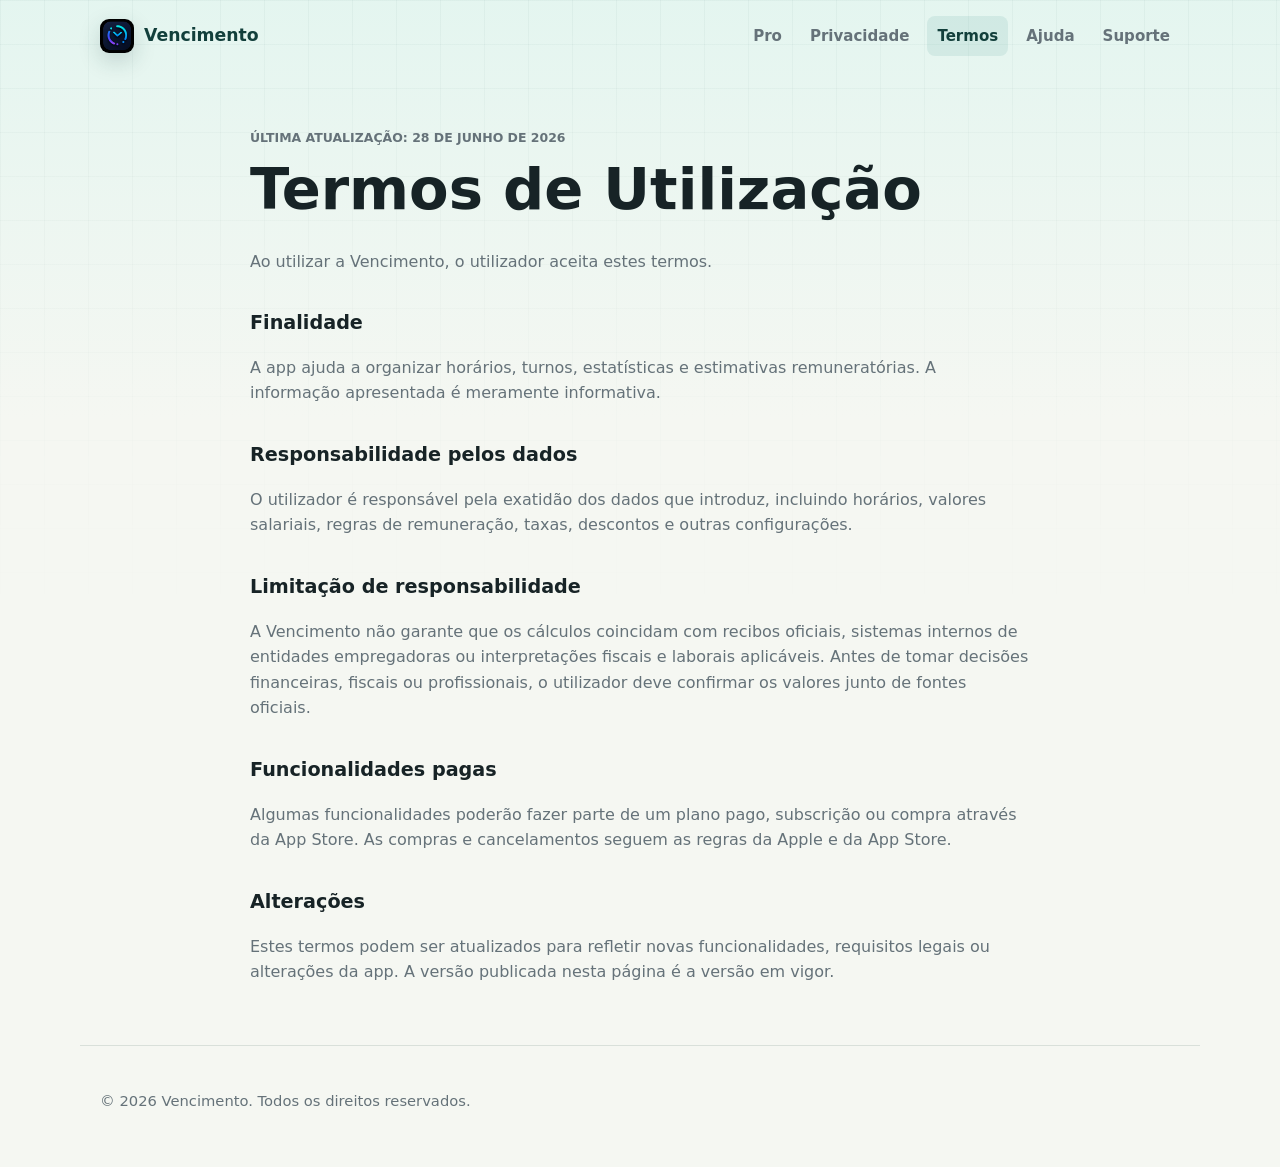
<file: termos.html>
<!doctype html>
<html lang="pt-PT">
<head>
  <meta charset="utf-8">
  <meta name="viewport" content="width=device-width, initial-scale=1">
  <title>Termos de Utilização | Vencimento</title>
  <meta name="description" content="Termos de utilização da app Vencimento.">
  <link rel="stylesheet" href="styles.css">
</head>
<body>
  <header class="site-header">
    <a class="brand" href="index.html">
      <img src="assets/logo.jpeg" alt="" width="34" height="34">
      <span>Vencimento</span>
    </a>
    <nav aria-label="Navegação principal">
      <a href="pro.html">Pro</a>
      <a href="privacidade.html">Privacidade</a>
      <a aria-current="page" href="termos.html">Termos</a>
      <a href="ajuda.html">Ajuda</a>
      <a href="suporte.html">Suporte</a>
    </nav>
  </header>

  <main class="legal">
    <p class="eyebrow">Última atualização: 28 de junho de 2026</p>
    <h1>Termos de Utilização</h1>
    <p>Ao utilizar a Vencimento, o utilizador aceita estes termos.</p>

    <h2>Finalidade</h2>
    <p>A app ajuda a organizar horários, turnos, estatísticas e estimativas remuneratórias. A informação apresentada é meramente informativa.</p>

    <h2>Responsabilidade pelos dados</h2>
    <p>O utilizador é responsável pela exatidão dos dados que introduz, incluindo horários, valores salariais, regras de remuneração, taxas, descontos e outras configurações.</p>

    <h2>Limitação de responsabilidade</h2>
    <p>A Vencimento não garante que os cálculos coincidam com recibos oficiais, sistemas internos de entidades empregadoras ou interpretações fiscais e laborais aplicáveis. Antes de tomar decisões financeiras, fiscais ou profissionais, o utilizador deve confirmar os valores junto de fontes oficiais.</p>

    <h2>Funcionalidades pagas</h2>
    <p>Algumas funcionalidades poderão fazer parte de um plano pago, subscrição ou compra através da App Store. As compras e cancelamentos seguem as regras da Apple e da App Store.</p>

    <h2>Alterações</h2>
    <p>Estes termos podem ser atualizados para refletir novas funcionalidades, requisitos legais ou alterações da app. A versão publicada nesta página é a versão em vigor.</p>
  </main>

  <footer>
    <p>&copy; 2026 Vencimento. Todos os direitos reservados.</p>
  </footer>
  <script src="script.js"></script>
</body>
</html>
</file>
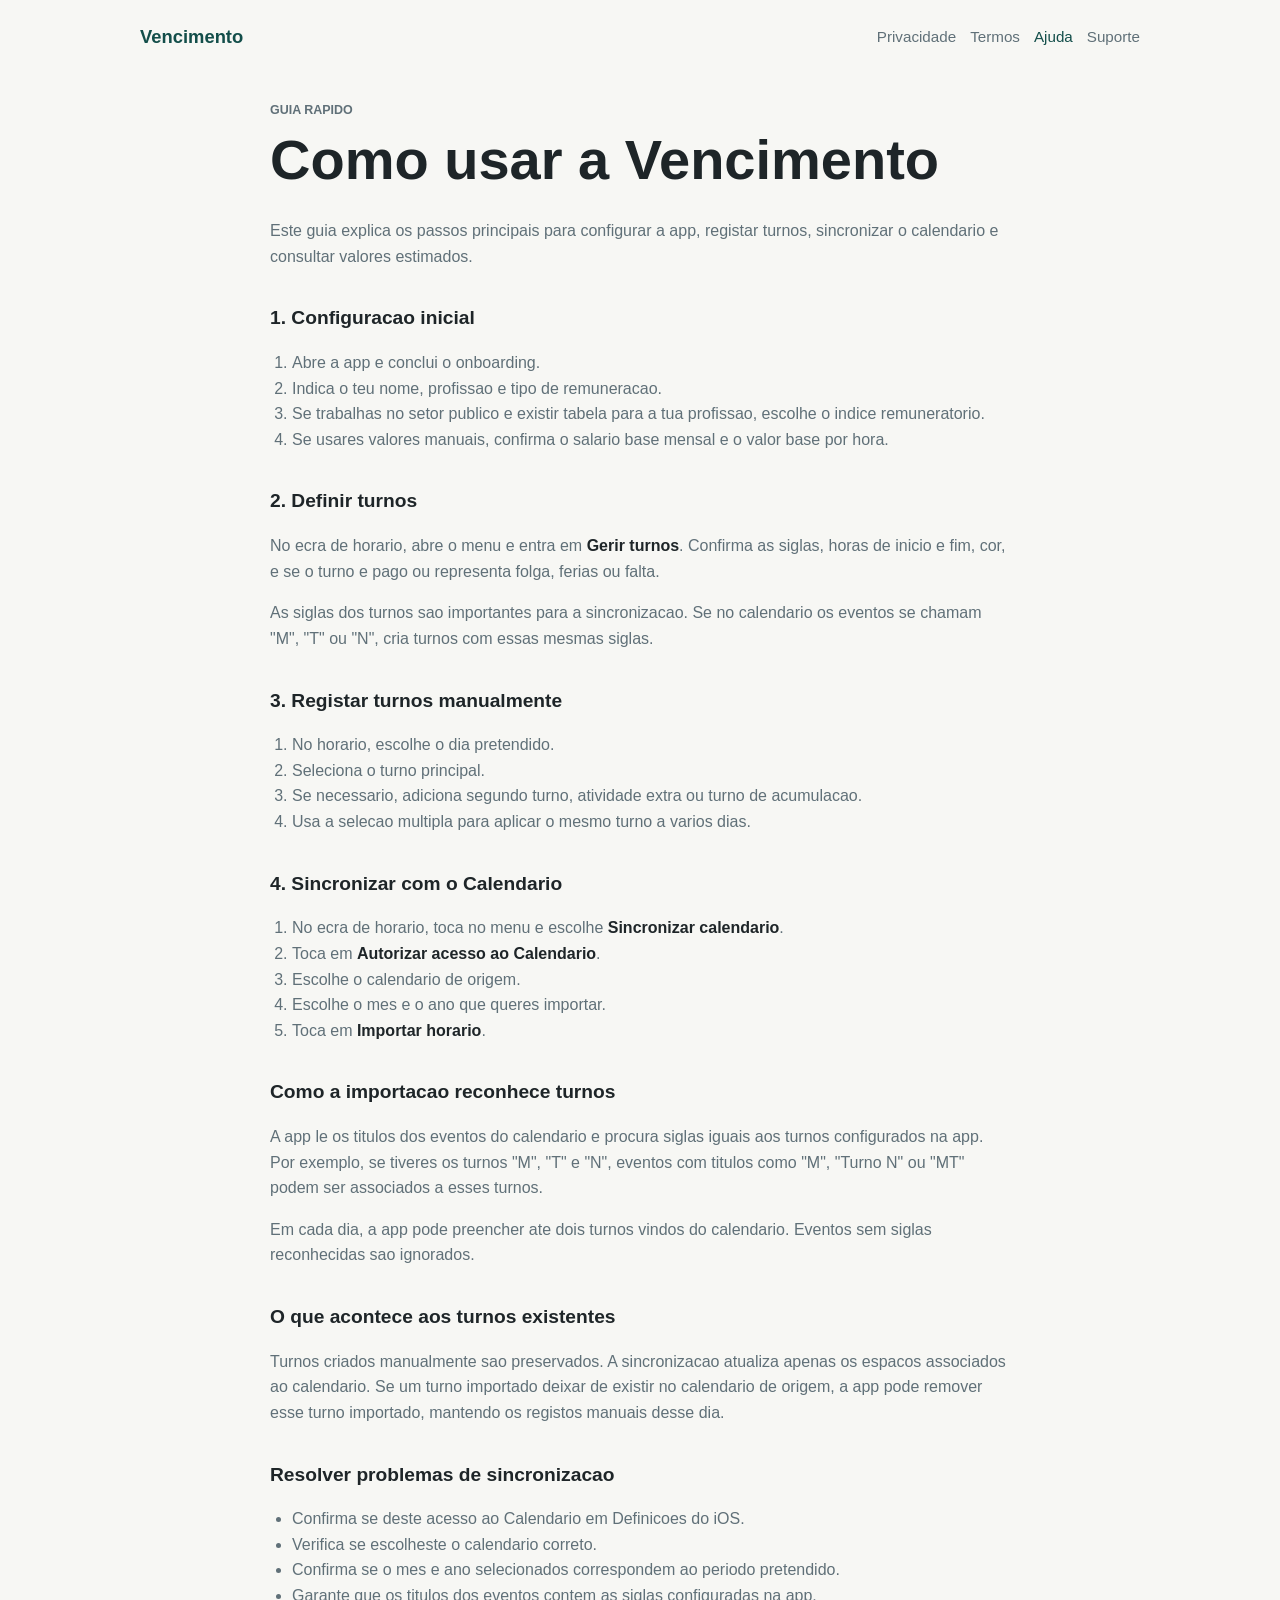
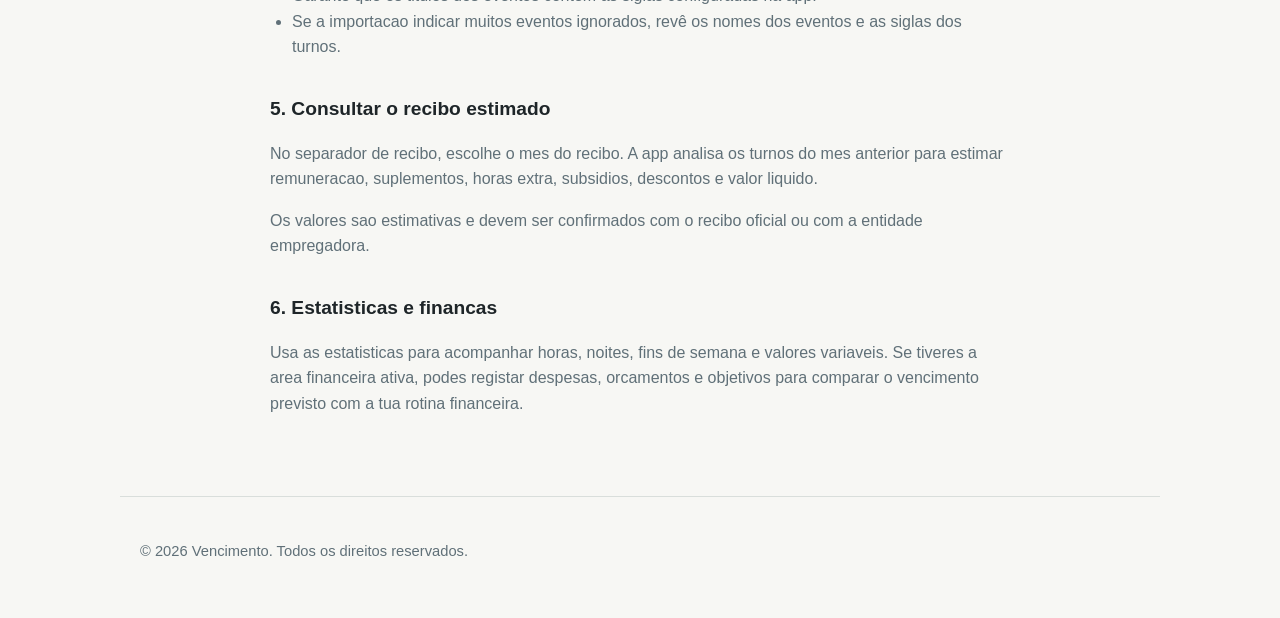
<file: docs/ajuda.html>
<!doctype html>
<html lang="pt-PT">
<head>
  <meta charset="utf-8">
  <meta name="viewport" content="width=device-width, initial-scale=1">
  <title>Como usar | Vencimento</title>
  <meta name="description" content="Instrucoes para configurar e usar a app Vencimento.">
  <link rel="stylesheet" href="styles.css">
</head>
<body>
  <header class="site-header">
    <a class="brand" href="index.html">Vencimento</a>
    <nav aria-label="Navegacao principal">
      <a href="privacidade.html">Privacidade</a>
      <a href="termos.html">Termos</a>
      <a aria-current="page" href="ajuda.html">Ajuda</a>
      <a href="suporte.html">Suporte</a>
    </nav>
  </header>

  <main class="legal">
    <p class="eyebrow">Guia rapido</p>
    <h1>Como usar a Vencimento</h1>
    <p>Este guia explica os passos principais para configurar a app, registar turnos, sincronizar o calendario e consultar valores estimados.</p>

    <h2>1. Configuracao inicial</h2>
    <ol>
      <li>Abre a app e conclui o onboarding.</li>
      <li>Indica o teu nome, profissao e tipo de remuneracao.</li>
      <li>Se trabalhas no setor publico e existir tabela para a tua profissao, escolhe o indice remuneratorio.</li>
      <li>Se usares valores manuais, confirma o salario base mensal e o valor base por hora.</li>
    </ol>

    <h2>2. Definir turnos</h2>
    <p>No ecra de horario, abre o menu e entra em <strong>Gerir turnos</strong>. Confirma as siglas, horas de inicio e fim, cor, e se o turno e pago ou representa folga, ferias ou falta.</p>
    <p>As siglas dos turnos sao importantes para a sincronizacao. Se no calendario os eventos se chamam "M", "T" ou "N", cria turnos com essas mesmas siglas.</p>

    <h2>3. Registar turnos manualmente</h2>
    <ol>
      <li>No horario, escolhe o dia pretendido.</li>
      <li>Seleciona o turno principal.</li>
      <li>Se necessario, adiciona segundo turno, atividade extra ou turno de acumulacao.</li>
      <li>Usa a selecao multipla para aplicar o mesmo turno a varios dias.</li>
    </ol>

    <h2>4. Sincronizar com o Calendario</h2>
    <ol>
      <li>No ecra de horario, toca no menu e escolhe <strong>Sincronizar calendario</strong>.</li>
      <li>Toca em <strong>Autorizar acesso ao Calendario</strong>.</li>
      <li>Escolhe o calendario de origem.</li>
      <li>Escolhe o mes e o ano que queres importar.</li>
      <li>Toca em <strong>Importar horario</strong>.</li>
    </ol>

    <h2>Como a importacao reconhece turnos</h2>
    <p>A app le os titulos dos eventos do calendario e procura siglas iguais aos turnos configurados na app. Por exemplo, se tiveres os turnos "M", "T" e "N", eventos com titulos como "M", "Turno N" ou "MT" podem ser associados a esses turnos.</p>
    <p>Em cada dia, a app pode preencher ate dois turnos vindos do calendario. Eventos sem siglas reconhecidas sao ignorados.</p>

    <h2>O que acontece aos turnos existentes</h2>
    <p>Turnos criados manualmente sao preservados. A sincronizacao atualiza apenas os espacos associados ao calendario. Se um turno importado deixar de existir no calendario de origem, a app pode remover esse turno importado, mantendo os registos manuais desse dia.</p>

    <h2>Resolver problemas de sincronizacao</h2>
    <ul>
      <li>Confirma se deste acesso ao Calendario em Definicoes do iOS.</li>
      <li>Verifica se escolheste o calendario correto.</li>
      <li>Confirma se o mes e ano selecionados correspondem ao periodo pretendido.</li>
      <li>Garante que os titulos dos eventos contem as siglas configuradas na app.</li>
      <li>Se a importacao indicar muitos eventos ignorados, revê os nomes dos eventos e as siglas dos turnos.</li>
    </ul>

    <h2>5. Consultar o recibo estimado</h2>
    <p>No separador de recibo, escolhe o mes do recibo. A app analisa os turnos do mes anterior para estimar remuneracao, suplementos, horas extra, subsidios, descontos e valor liquido.</p>
    <p>Os valores sao estimativas e devem ser confirmados com o recibo oficial ou com a entidade empregadora.</p>

    <h2>6. Estatisticas e financas</h2>
    <p>Usa as estatisticas para acompanhar horas, noites, fins de semana e valores variaveis. Se tiveres a area financeira ativa, podes registar despesas, orcamentos e objetivos para comparar o vencimento previsto com a tua rotina financeira.</p>
  </main>

  <footer>
    <p>&copy; 2026 Vencimento. Todos os direitos reservados.</p>
  </footer>
</body>
</html>
</file>
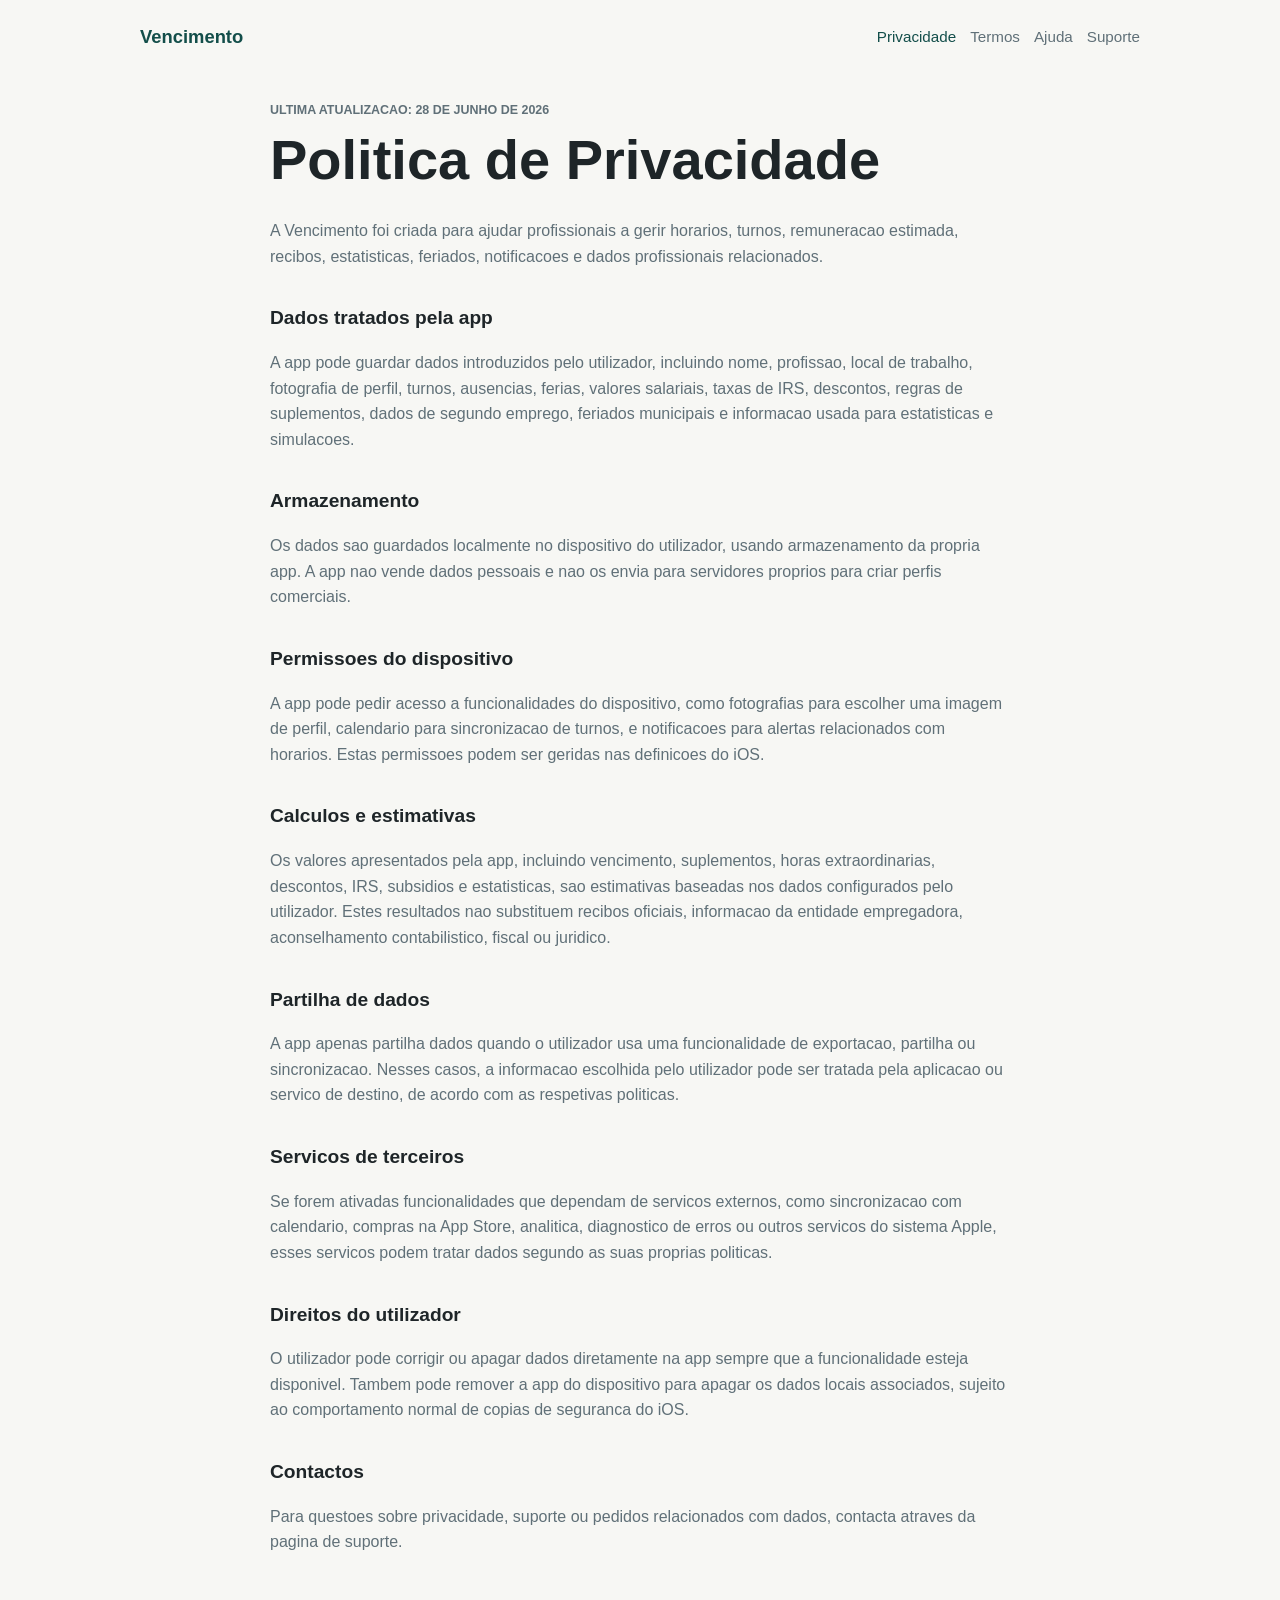
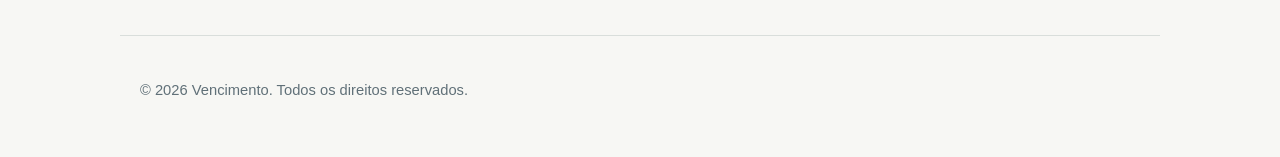
<file: docs/privacidade.html>
<!doctype html>
<html lang="pt-PT">
<head>
  <meta charset="utf-8">
  <meta name="viewport" content="width=device-width, initial-scale=1">
  <title>Politica de Privacidade | Vencimento</title>
  <meta name="description" content="Politica de privacidade da app Vencimento.">
  <link rel="stylesheet" href="styles.css">
</head>
<body>
  <header class="site-header">
    <a class="brand" href="index.html">Vencimento</a>
    <nav aria-label="Navegacao principal">
      <a aria-current="page" href="privacidade.html">Privacidade</a>
      <a href="termos.html">Termos</a>
      <a href="ajuda.html">Ajuda</a>
      <a href="suporte.html">Suporte</a>
    </nav>
  </header>

  <main class="legal">
    <p class="eyebrow">Ultima atualizacao: 28 de junho de 2026</p>
    <h1>Politica de Privacidade</h1>
    <p>A Vencimento foi criada para ajudar profissionais a gerir horarios, turnos, remuneracao estimada, recibos, estatisticas, feriados, notificacoes e dados profissionais relacionados.</p>

    <h2>Dados tratados pela app</h2>
    <p>A app pode guardar dados introduzidos pelo utilizador, incluindo nome, profissao, local de trabalho, fotografia de perfil, turnos, ausencias, ferias, valores salariais, taxas de IRS, descontos, regras de suplementos, dados de segundo emprego, feriados municipais e informacao usada para estatisticas e simulacoes.</p>

    <h2>Armazenamento</h2>
    <p>Os dados sao guardados localmente no dispositivo do utilizador, usando armazenamento da propria app. A app nao vende dados pessoais e nao os envia para servidores proprios para criar perfis comerciais.</p>

    <h2>Permissoes do dispositivo</h2>
    <p>A app pode pedir acesso a funcionalidades do dispositivo, como fotografias para escolher uma imagem de perfil, calendario para sincronizacao de turnos, e notificacoes para alertas relacionados com horarios. Estas permissoes podem ser geridas nas definicoes do iOS.</p>

    <h2>Calculos e estimativas</h2>
    <p>Os valores apresentados pela app, incluindo vencimento, suplementos, horas extraordinarias, descontos, IRS, subsidios e estatisticas, sao estimativas baseadas nos dados configurados pelo utilizador. Estes resultados nao substituem recibos oficiais, informacao da entidade empregadora, aconselhamento contabilistico, fiscal ou juridico.</p>

    <h2>Partilha de dados</h2>
    <p>A app apenas partilha dados quando o utilizador usa uma funcionalidade de exportacao, partilha ou sincronizacao. Nesses casos, a informacao escolhida pelo utilizador pode ser tratada pela aplicacao ou servico de destino, de acordo com as respetivas politicas.</p>

    <h2>Servicos de terceiros</h2>
    <p>Se forem ativadas funcionalidades que dependam de servicos externos, como sincronizacao com calendario, compras na App Store, analitica, diagnostico de erros ou outros servicos do sistema Apple, esses servicos podem tratar dados segundo as suas proprias politicas.</p>

    <h2>Direitos do utilizador</h2>
    <p>O utilizador pode corrigir ou apagar dados diretamente na app sempre que a funcionalidade esteja disponivel. Tambem pode remover a app do dispositivo para apagar os dados locais associados, sujeito ao comportamento normal de copias de seguranca do iOS.</p>

    <h2>Contactos</h2>
    <p>Para questoes sobre privacidade, suporte ou pedidos relacionados com dados, contacta atraves da pagina de suporte.</p>
  </main>

  <footer>
    <p>&copy; 2026 Vencimento. Todos os direitos reservados.</p>
  </footer>
</body>
</html>
</file>
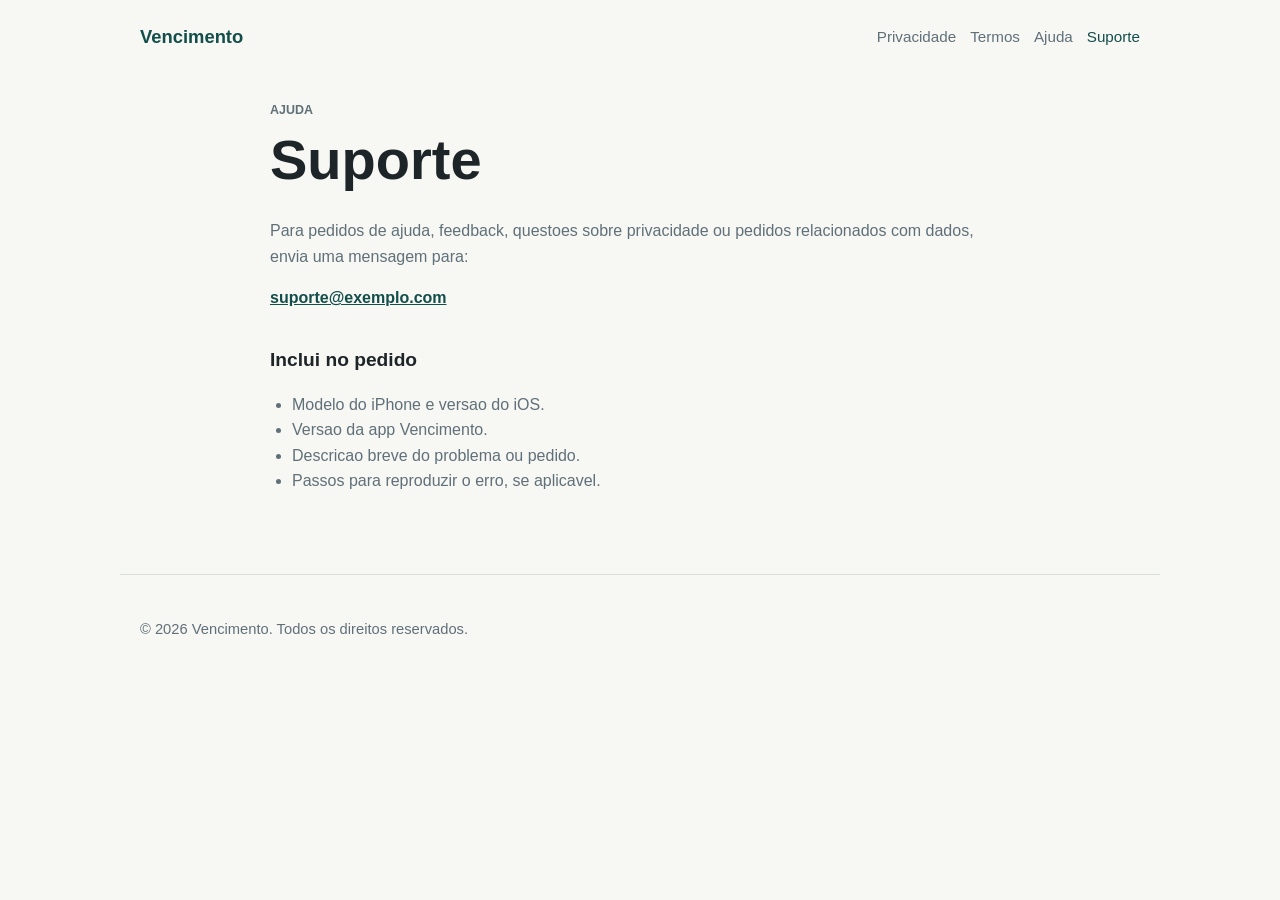
<file: docs/suporte.html>
<!doctype html>
<html lang="pt-PT">
<head>
  <meta charset="utf-8">
  <meta name="viewport" content="width=device-width, initial-scale=1">
  <title>Suporte | Vencimento</title>
  <meta name="description" content="Suporte da app Vencimento.">
  <link rel="stylesheet" href="styles.css">
</head>
<body>
  <header class="site-header">
    <a class="brand" href="index.html">Vencimento</a>
    <nav aria-label="Navegacao principal">
      <a href="privacidade.html">Privacidade</a>
      <a href="termos.html">Termos</a>
      <a href="ajuda.html">Ajuda</a>
      <a aria-current="page" href="suporte.html">Suporte</a>
    </nav>
  </header>

  <main class="legal">
    <p class="eyebrow">Ajuda</p>
    <h1>Suporte</h1>
    <p>Para pedidos de ajuda, feedback, questoes sobre privacidade ou pedidos relacionados com dados, envia uma mensagem para:</p>

    <p class="contact"><a href="mailto:suporte@exemplo.com">suporte@exemplo.com</a></p>

    <h2>Inclui no pedido</h2>
    <ul>
      <li>Modelo do iPhone e versao do iOS.</li>
      <li>Versao da app Vencimento.</li>
      <li>Descricao breve do problema ou pedido.</li>
      <li>Passos para reproduzir o erro, se aplicavel.</li>
    </ul>
  </main>

  <footer>
    <p>&copy; 2026 Vencimento. Todos os direitos reservados.</p>
  </footer>
</body>
</html>
</file>
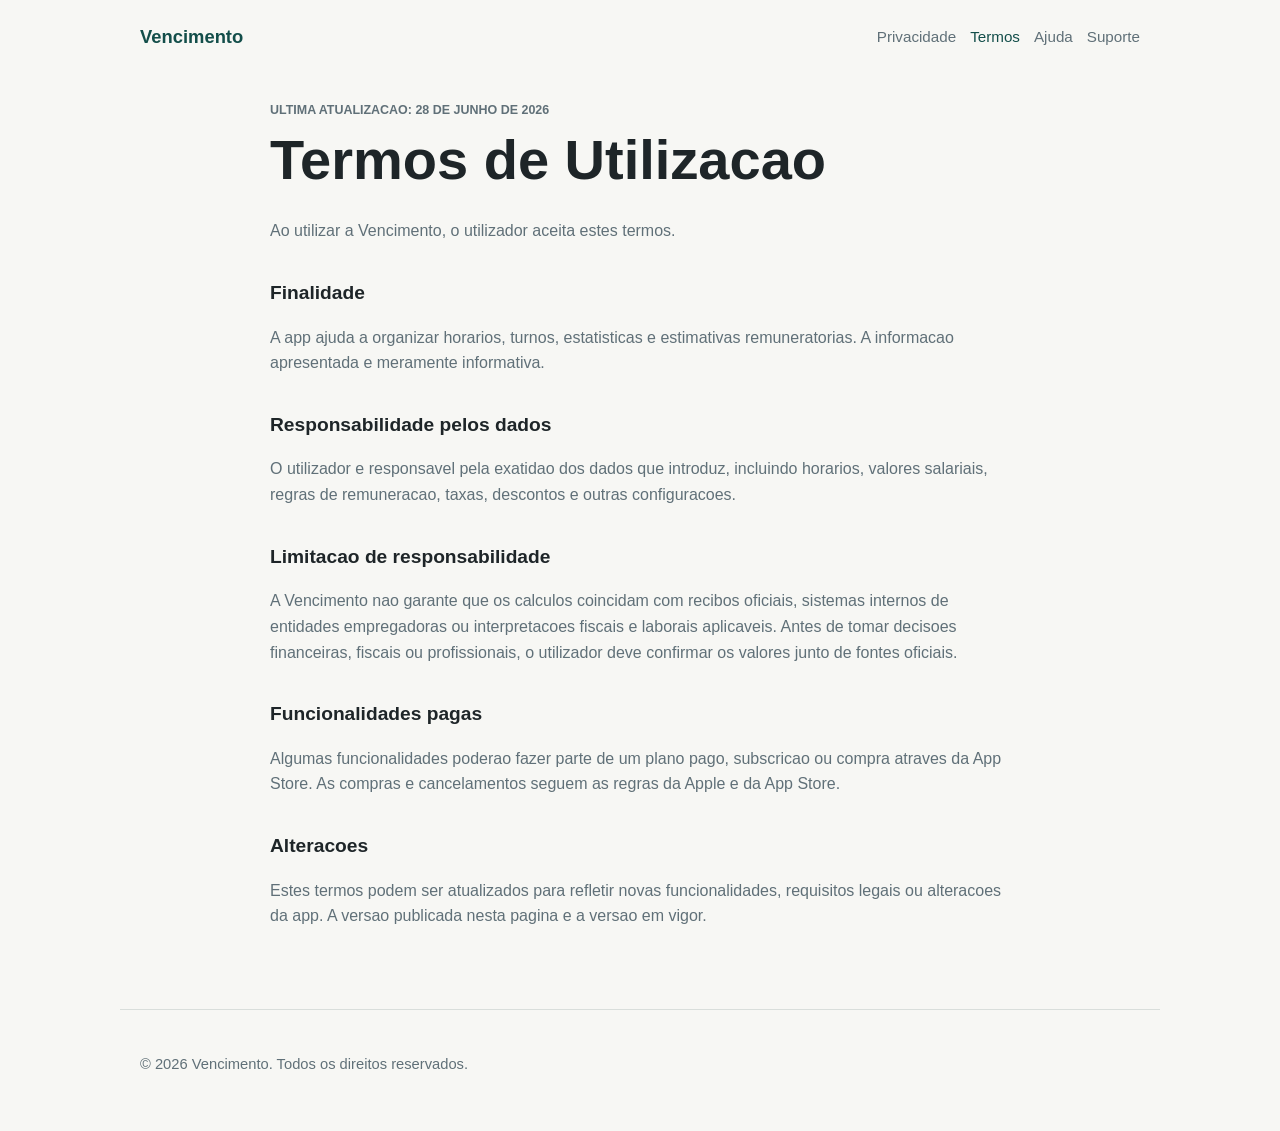
<file: docs/termos.html>
<!doctype html>
<html lang="pt-PT">
<head>
  <meta charset="utf-8">
  <meta name="viewport" content="width=device-width, initial-scale=1">
  <title>Termos de Utilizacao | Vencimento</title>
  <meta name="description" content="Termos de utilizacao da app Vencimento.">
  <link rel="stylesheet" href="styles.css">
</head>
<body>
  <header class="site-header">
    <a class="brand" href="index.html">Vencimento</a>
    <nav aria-label="Navegacao principal">
      <a href="privacidade.html">Privacidade</a>
      <a aria-current="page" href="termos.html">Termos</a>
      <a href="ajuda.html">Ajuda</a>
      <a href="suporte.html">Suporte</a>
    </nav>
  </header>

  <main class="legal">
    <p class="eyebrow">Ultima atualizacao: 28 de junho de 2026</p>
    <h1>Termos de Utilizacao</h1>
    <p>Ao utilizar a Vencimento, o utilizador aceita estes termos.</p>

    <h2>Finalidade</h2>
    <p>A app ajuda a organizar horarios, turnos, estatisticas e estimativas remuneratorias. A informacao apresentada e meramente informativa.</p>

    <h2>Responsabilidade pelos dados</h2>
    <p>O utilizador e responsavel pela exatidao dos dados que introduz, incluindo horarios, valores salariais, regras de remuneracao, taxas, descontos e outras configuracoes.</p>

    <h2>Limitacao de responsabilidade</h2>
    <p>A Vencimento nao garante que os calculos coincidam com recibos oficiais, sistemas internos de entidades empregadoras ou interpretacoes fiscais e laborais aplicaveis. Antes de tomar decisoes financeiras, fiscais ou profissionais, o utilizador deve confirmar os valores junto de fontes oficiais.</p>

    <h2>Funcionalidades pagas</h2>
    <p>Algumas funcionalidades poderao fazer parte de um plano pago, subscricao ou compra atraves da App Store. As compras e cancelamentos seguem as regras da Apple e da App Store.</p>

    <h2>Alteracoes</h2>
    <p>Estes termos podem ser atualizados para refletir novas funcionalidades, requisitos legais ou alteracoes da app. A versao publicada nesta pagina e a versao em vigor.</p>
  </main>

  <footer>
    <p>&copy; 2026 Vencimento. Todos os direitos reservados.</p>
  </footer>
</body>
</html>
</file>
<file: styles.css>
:root {
  color-scheme: light;
  --bg: #f5f7f2;
  --panel: #ffffff;
  --panel-strong: #fdfdf9;
  --text: #172326;
  --muted: #657279;
  --line: #d9e0da;
  --accent: #0f766e;
  --accent-dark: #123f3b;
  --accent-soft: #dff5ef;
  --coral: #ef7b45;
  --gold: #f4c95d;
  --ink: #101f22;
  --shadow: 0 24px 70px rgba(18, 63, 59, 0.13);
}

* {
  box-sizing: border-box;
}

html {
  scroll-behavior: smooth;
}

body {
  margin: 0;
  font-family: Inter, ui-sans-serif, system-ui, -apple-system, BlinkMacSystemFont, "Segoe UI", sans-serif;
  background:
    linear-gradient(180deg, rgba(223, 245, 239, 0.78) 0, rgba(245, 247, 242, 0) 420px),
    var(--bg);
  color: var(--text);
  line-height: 1.6;
}

body::before {
  position: fixed;
  inset: 0;
  z-index: -1;
  pointer-events: none;
  content: "";
  background-image:
    linear-gradient(rgba(18, 63, 59, 0.035) 1px, transparent 1px),
    linear-gradient(90deg, rgba(18, 63, 59, 0.035) 1px, transparent 1px);
  background-size: 44px 44px;
  mask-image: linear-gradient(180deg, #000 0, transparent 70%);
}

a {
  color: inherit;
}

.site-header {
  position: sticky;
  top: 0;
  z-index: 20;
  display: flex;
  align-items: center;
  justify-content: space-between;
  gap: 18px;
  max-width: 1120px;
  margin: 0 auto;
  padding: 16px 20px;
  transition: background 180ms ease, box-shadow 180ms ease, border-color 180ms ease;
}

.site-header.is-scrolled {
  border-bottom: 1px solid rgba(217, 224, 218, 0.8);
  background: rgba(245, 247, 242, 0.86);
  box-shadow: 0 14px 36px rgba(18, 63, 59, 0.08);
  backdrop-filter: blur(16px);
}

.brand {
  display: inline-flex;
  align-items: center;
  gap: 10px;
  color: var(--accent-dark);
  font-size: 1.08rem;
  font-weight: 900;
  text-decoration: none;
}

.brand img {
  width: 34px;
  height: 34px;
  border-radius: 9px;
  box-shadow: 0 8px 22px rgba(18, 63, 59, 0.18);
}

nav {
  display: flex;
  flex-wrap: wrap;
  gap: 8px;
  color: var(--muted);
  font-size: 0.94rem;
  font-weight: 750;
}

nav a {
  padding: 8px 10px;
  border-radius: 8px;
  text-decoration: none;
  transition: background 160ms ease, color 160ms ease;
}

nav a:hover,
nav a[aria-current="page"] {
  background: rgba(15, 118, 110, 0.09);
  color: var(--accent-dark);
}

main {
  max-width: 1120px;
  margin: 0 auto;
  padding: 18px 20px 44px;
}

.hero {
  min-height: auto;
  display: grid;
  align-items: center;
}

.marketing-hero {
  grid-template-columns: minmax(0, 1.05fr) minmax(280px, 0.72fr);
  gap: 34px;
  padding: 28px 0 18px;
}

.hero-copy {
  max-width: 780px;
}

.eyebrow {
  margin: 0 0 12px;
  color: var(--accent);
  font-size: 0.78rem;
  font-weight: 900;
  letter-spacing: 0;
  text-transform: uppercase;
}

h1 {
  max-width: 840px;
  margin: 0;
  font-size: clamp(2.35rem, 6vw, 4.7rem);
  line-height: 0.98;
}

.lead {
  max-width: 690px;
  margin: 16px 0 0;
  color: var(--muted);
  font-size: 1.08rem;
}

.hero-actions {
  display: flex;
  flex-wrap: wrap;
  gap: 12px;
  margin-top: 22px;
}

.primary-action,
.secondary-action {
  display: inline-flex;
  align-items: center;
  justify-content: center;
  min-height: 48px;
  padding: 0 18px;
  border-radius: 8px;
  font-weight: 900;
  text-decoration: none;
  transition: transform 160ms ease, box-shadow 160ms ease, background 160ms ease;
}

.primary-action {
  background: var(--accent-dark);
  color: #fff;
  box-shadow: 0 12px 30px rgba(18, 63, 59, 0.2);
}

.primary-action:hover {
  transform: translateY(-2px);
  box-shadow: 0 18px 36px rgba(18, 63, 59, 0.24);
}

.secondary-action {
  border: 1px solid var(--line);
  background: rgba(255, 255, 255, 0.76);
  color: var(--accent-dark);
}

.secondary-action:hover {
  background: #fff;
  transform: translateY(-2px);
}

.app-showcase {
  display: grid;
  gap: 12px;
  justify-items: center;
  padding: 18px;
  border: 1px solid rgba(18, 63, 59, 0.1);
  border-radius: 8px;
  background:
    linear-gradient(145deg, rgba(255, 255, 255, 0.95), rgba(223, 245, 239, 0.86)),
    var(--panel);
  box-shadow: var(--shadow);
}

.phone-frame {
  width: min(100%, 260px);
  min-height: 330px;
  display: grid;
  gap: 10px;
  align-content: start;
  padding: 14px;
  border: 8px solid #172326;
  border-radius: 30px;
  background:
    linear-gradient(180deg, #fdfdf9 0%, #eef8f4 100%);
  box-shadow: inset 0 0 0 1px rgba(255, 255, 255, 0.5), 0 22px 50px rgba(16, 31, 34, 0.24);
}

.phone-topbar {
  justify-self: center;
  width: 76px;
  height: 6px;
  border-radius: 999px;
  background: rgba(23, 35, 38, 0.22);
}

.app-logo {
  width: 68px;
  height: 68px;
  border-radius: 18px;
  box-shadow: 0 18px 36px rgba(16, 31, 34, 0.22);
}

.showcase-panel,
.shift-stack span {
  border: 1px solid rgba(18, 63, 59, 0.11);
  border-radius: 8px;
  background: rgba(255, 255, 255, 0.86);
}

.showcase-panel {
  display: grid;
  gap: 4px;
  padding: 14px;
}

.panel-label {
  margin: 0;
  color: var(--accent);
  font-size: 0.76rem;
  font-weight: 900;
  text-transform: uppercase;
}

.showcase-panel strong {
  font-size: 1.62rem;
  line-height: 1.05;
}

.showcase-panel span,
.shift-stack span {
  color: var(--muted);
}

.shift-stack {
  display: grid;
  gap: 8px;
}

.shift-stack span {
  display: flex;
  justify-content: space-between;
  gap: 12px;
  padding: 8px 10px;
}

.shift-stack strong {
  color: var(--accent-dark);
}

.mini-metrics {
  width: min(100%, 260px);
  display: grid;
  grid-template-columns: repeat(3, 1fr);
  gap: 8px;
}

.mini-metrics span {
  padding: 10px;
  border-radius: 8px;
  background: rgba(239, 123, 69, 0.12);
  color: #7c3419;
  font-size: 0.85rem;
  font-weight: 900;
  text-align: center;
}

.credibility-strip {
  display: grid;
  grid-auto-flow: column;
  grid-auto-columns: minmax(260px, 1fr);
  gap: 12px;
  overflow-x: auto;
  margin: 10px 0 18px;
  padding-bottom: 4px;
  scroll-snap-type: x proximity;
  scrollbar-width: thin;
}

.credibility-strip div,
.feature-grid article,
.link-card,
.contact-form,
.support-tips,
.download-section {
  background: rgba(255, 255, 255, 0.82);
  backdrop-filter: blur(12px);
}

.credibility-strip div {
  min-height: 132px;
  padding: 18px;
  border: 1px solid var(--line);
  border-radius: 8px;
  scroll-snap-align: start;
}

.credibility-strip span {
  display: block;
  color: var(--accent-dark);
  font-weight: 900;
}

.credibility-strip p {
  margin: 8px 0 0;
  color: var(--muted);
}

.feature-grid {
  display: grid;
  grid-auto-flow: column;
  grid-auto-columns: minmax(250px, 1fr);
  gap: 12px;
  overflow-x: auto;
  margin-top: 18px;
  padding-bottom: 8px;
  scroll-snap-type: x proximity;
  scrollbar-width: thin;
}

.feature-grid article,
.link-card {
  border: 1px solid var(--line);
  border-radius: 8px;
  transition: transform 180ms ease, box-shadow 180ms ease, border-color 180ms ease;
}

.feature-grid article {
  min-height: 210px;
  padding: 18px;
  scroll-snap-align: start;
}

.feature-grid article:hover,
.link-card:hover {
  border-color: rgba(15, 118, 110, 0.36);
  box-shadow: 0 18px 40px rgba(18, 63, 59, 0.1);
  transform: translateY(-4px);
}

.feature-icon {
  display: inline-flex;
  align-items: center;
  justify-content: center;
  width: 38px;
  height: 38px;
  border-radius: 50%;
  background: var(--accent-soft);
  color: var(--accent-dark);
  font-weight: 900;
  font-size: 0.82rem;
}

.feature-grid h2 {
  margin: 18px 0 8px;
  font-size: 1.08rem;
  line-height: 1.2;
}

.feature-grid p {
  margin: 0;
  color: var(--muted);
}

.nurse-made {
  display: grid;
  grid-template-columns: minmax(0, 0.95fr) minmax(0, 1.05fr);
  gap: 22px;
  align-items: start;
  margin-top: 16px;
  padding: 24px;
  border-radius: 8px;
  background:
    linear-gradient(135deg, rgba(239, 123, 69, 0.16), transparent 34%),
    var(--ink);
  color: #fff;
  box-shadow: 0 20px 60px rgba(16, 31, 34, 0.18);
}

.nurse-made h2,
.download-section h2 {
  margin: 0;
  font-size: clamp(1.55rem, 3vw, 2.35rem);
  line-height: 1.05;
}

.nurse-made p {
  margin: 0;
  color: rgba(255, 255, 255, 0.78);
  font-size: 0.98rem;
}

.nurse-made .eyebrow {
  color: var(--gold);
}

.download-section {
  display: grid;
  grid-template-columns: minmax(0, 1fr) minmax(280px, 0.78fr);
  gap: 22px;
  align-items: center;
  margin-top: 16px;
  padding: 22px;
  border: 1px solid var(--line);
  border-radius: 8px;
}

.download-section p:not(.eyebrow) {
  max-width: 640px;
  margin: 10px 0 0;
  color: var(--muted);
  font-size: 0.98rem;
}

.download-card {
  display: grid;
  grid-template-columns: 58px minmax(0, 1fr);
  gap: 12px;
  align-items: center;
  justify-items: start;
  padding: 16px;
  border-radius: 8px;
  background:
    linear-gradient(145deg, var(--accent-soft), #fff);
}

.download-card img {
  width: 58px;
  height: 58px;
  border-radius: 15px;
  box-shadow: 0 12px 28px rgba(16, 31, 34, 0.16);
}

.download-card strong,
.download-card span {
  display: block;
}

.download-card strong {
  color: var(--accent-dark);
  font-size: 1.35rem;
  line-height: 1.15;
}

.download-card span {
  margin-top: 4px;
  color: var(--muted);
}

.download-card .primary-action {
  grid-column: 1 / -1;
  width: 100%;
}

.qr-page {
  max-width: 1040px;
}

.qr-hero {
  display: grid;
  grid-template-columns: minmax(0, 1fr) minmax(280px, 0.72fr);
  gap: 34px;
  align-items: center;
  min-height: 62vh;
  padding: 54px 0;
}

.qr-copy h1 {
  font-size: clamp(2.4rem, 6vw, 4.9rem);
}

.app-store-action {
  min-width: 220px;
}

.qr-download-panel {
  display: grid;
  gap: 18px;
  padding: 28px;
  border: 1px solid rgba(18, 63, 59, 0.12);
  border-radius: 8px;
  background:
    linear-gradient(145deg, #ffffff 0%, #dff5ef 100%);
  box-shadow: var(--shadow);
}

.qr-download-panel img {
  width: 118px;
  height: 118px;
  border-radius: 26px;
  box-shadow: 0 18px 36px rgba(16, 31, 34, 0.2);
}

.qr-download-panel strong,
.qr-download-panel span {
  display: block;
}

.qr-download-panel strong {
  color: var(--accent-dark);
  font-size: 1.55rem;
  line-height: 1.15;
}

.qr-download-panel span {
  margin-top: 5px;
  color: var(--muted);
}

.qr-benefits {
  display: grid;
  gap: 8px;
  margin: 0;
  padding: 0;
  list-style: none;
}

.qr-benefits li {
  padding: 11px 12px;
  border-radius: 8px;
  background: rgba(255, 255, 255, 0.74);
  color: var(--accent-dark);
  font-weight: 900;
}

.qr-info-grid {
  display: grid;
  grid-template-columns: repeat(3, minmax(0, 1fr));
  gap: 16px;
  margin-top: 28px;
}

.qr-info-grid article {
  min-height: 210px;
  padding: 22px;
  border: 1px solid var(--line);
  border-radius: 8px;
  background: var(--panel);
}

.qr-info-grid h2 {
  margin: 24px 0 10px;
  font-size: 1.16rem;
  line-height: 1.2;
}

.qr-info-grid p {
  margin: 0;
  color: var(--muted);
}

.link-grid {
  display: grid;
  grid-auto-flow: column;
  grid-auto-columns: minmax(240px, 1fr);
  gap: 12px;
  overflow-x: auto;
  margin-top: 16px;
  padding-bottom: 8px;
  scroll-snap-type: x proximity;
  scrollbar-width: thin;
}

.link-card {
  min-height: 145px;
  padding: 18px;
  text-decoration: none;
  scroll-snap-align: start;
}

.link-card span {
  display: block;
  color: var(--accent-dark);
  font-weight: 900;
  font-size: 1.1rem;
}

.link-card p {
  margin: 12px 0 0;
  color: var(--muted);
}

.legal {
  max-width: 820px;
  padding-top: 56px;
}

.legal h1 {
  font-size: clamp(2rem, 5vw, 3.6rem);
  line-height: 1.05;
  margin-bottom: 28px;
}

.legal h2 {
  margin: 34px 0 8px;
  font-size: 1.2rem;
}

.legal p,
.legal li {
  color: var(--muted);
}

.legal ol,
.legal ul {
  padding-left: 22px;
}

.legal strong {
  color: var(--text);
}

.contact a {
  color: var(--accent-dark);
  font-weight: 900;
}

.support-page {
  max-width: 1040px;
}

.pro-page {
  max-width: 1120px;
}

.pro-hero {
  display: grid;
  grid-template-columns: minmax(0, 1fr) minmax(280px, 0.72fr);
  gap: 32px;
  align-items: center;
  padding: 42px 0 18px;
}

.pro-summary {
  display: grid;
  gap: 12px;
  padding: 24px;
  border: 1px solid rgba(18, 63, 59, 0.12);
  border-radius: 8px;
  background:
    linear-gradient(145deg, #ffffff 0%, #dff5ef 100%);
  box-shadow: var(--shadow);
}

.pro-summary img {
  width: 86px;
  height: 86px;
  border-radius: 20px;
  box-shadow: 0 16px 34px rgba(16, 31, 34, 0.2);
}

.pro-summary strong,
.pro-summary span {
  display: block;
}

.pro-summary strong {
  color: var(--accent-dark);
  font-size: 1.6rem;
  line-height: 1.15;
}

.pro-summary span,
.pro-summary li {
  color: var(--muted);
}

.pro-summary ul {
  display: grid;
  gap: 8px;
  margin: 4px 0 0;
  padding: 0;
  list-style: none;
}

.pro-summary li {
  padding: 10px 12px;
  border-radius: 8px;
  background: rgba(255, 255, 255, 0.76);
  font-weight: 850;
}

.pro-section {
  margin-top: 18px;
  padding: 24px;
  border: 1px solid var(--line);
  border-radius: 8px;
  background: rgba(255, 255, 255, 0.82);
  backdrop-filter: blur(12px);
}

.pro-section h2 {
  max-width: 720px;
  margin: 0;
  font-size: clamp(1.55rem, 3vw, 2.35rem);
  line-height: 1.05;
}

.pro-section p:not(.eyebrow) {
  max-width: 780px;
  margin: 12px 0 0;
  color: var(--muted);
}

.pro-grid {
  display: grid;
  grid-template-columns: repeat(4, minmax(0, 1fr));
  gap: 12px;
  margin-top: 18px;
}

.pro-grid article {
  min-height: 230px;
  padding: 18px;
  border: 1px solid var(--line);
  border-radius: 8px;
  background: rgba(255, 255, 255, 0.82);
  backdrop-filter: blur(12px);
}

.pro-grid h2 {
  margin: 18px 0 8px;
  font-size: 1.08rem;
  line-height: 1.2;
}

.pro-grid p {
  margin: 0;
  color: var(--muted);
}

.pro-why {
  display: grid;
  grid-template-columns: minmax(0, 0.85fr) minmax(0, 1fr);
  gap: 22px;
  align-items: start;
  background:
    linear-gradient(135deg, rgba(244, 201, 93, 0.18), transparent 32%),
    var(--ink);
  color: #fff;
}

.pro-why h2 {
  color: #fff;
}

.pro-why .eyebrow {
  color: var(--gold);
}

.pro-why ul {
  display: grid;
  gap: 10px;
  margin: 0;
  padding: 0;
  list-style: none;
}

.pro-why li {
  padding: 12px 14px;
  border-radius: 8px;
  background: rgba(255, 255, 255, 0.1);
  color: rgba(255, 255, 255, 0.82);
}

.support-layout {
  display: grid;
  grid-template-columns: minmax(0, 1.2fr) minmax(280px, 0.8fr);
  gap: 24px;
  align-items: start;
  margin-top: 28px;
}

.contact-form,
.support-tips {
  border: 1px solid var(--line);
  border-radius: 8px;
}

.contact-form {
  display: grid;
  gap: 18px;
  padding: 24px;
}

.form-row {
  display: grid;
  gap: 7px;
}

.form-row.two-columns {
  grid-template-columns: repeat(2, minmax(0, 1fr));
  gap: 14px;
}

label {
  color: var(--accent-dark);
  font-size: 0.92rem;
  font-weight: 900;
}

input,
select,
textarea {
  width: 100%;
  min-height: 44px;
  padding: 10px 12px;
  border: 1px solid var(--line);
  border-radius: 8px;
  background: #fff;
  color: var(--text);
  font: inherit;
}

textarea {
  resize: vertical;
}

input:focus,
select:focus,
textarea:focus {
  outline: 3px solid rgba(15, 118, 110, 0.16);
  border-color: var(--accent);
}

.form-submit {
  border: 0;
  cursor: pointer;
  font: inherit;
}

.form-note {
  margin: -4px 0 0;
  color: var(--muted);
  font-size: 0.9rem;
}

.support-tips {
  padding: 24px;
}

.support-tips h2 {
  margin-top: 0;
}

.support-tips ul {
  margin-bottom: 0;
}

.reveal {
  opacity: 0;
  transform: translateY(18px);
  transition: opacity 520ms ease, transform 520ms ease;
}

.reveal.is-visible {
  opacity: 1;
  transform: translateY(0);
}

footer {
  max-width: 1120px;
  margin: 0 auto;
  padding: 28px 20px 40px;
  border-top: 1px solid var(--line);
  color: var(--muted);
  font-size: 0.92rem;
}

@media (prefers-reduced-motion: reduce) {
  html {
    scroll-behavior: auto;
  }

  *,
  *::before,
  *::after {
    transition-duration: 1ms !important;
    animation-duration: 1ms !important;
  }

  .reveal {
    opacity: 1;
    transform: none;
  }
}

@media (max-width: 760px) {
  .site-header {
    align-items: flex-start;
    flex-direction: column;
  }

  nav {
    width: 100%;
    gap: 4px;
  }

  nav a {
    padding: 7px 8px;
  }

  main {
    padding-top: 18px;
  }

  .marketing-hero,
  .nurse-made,
  .download-section,
  .qr-hero,
  .qr-info-grid,
  .pro-hero,
  .pro-grid,
  .pro-why,
  .support-layout,
  .form-row.two-columns {
    grid-template-columns: 1fr;
  }

  .marketing-hero {
    gap: 28px;
    padding: 22px 0 16px;
  }

  .phone-frame {
    min-height: 330px;
  }

  .download-section,
  .nurse-made {
    padding: 24px;
  }

  .primary-action,
  .secondary-action {
    width: 100%;
  }
}

@media (min-width: 761px) and (max-width: 980px) {
  .marketing-hero,
  .nurse-made,
  .download-section,
  .qr-hero,
  .pro-hero,
  .pro-why,
  .support-layout {
    grid-template-columns: 1fr;
  }

  .qr-info-grid,
  .pro-grid {
    grid-template-columns: repeat(2, minmax(0, 1fr));
  }
}
</file>
<file: docs/styles.css>
:root {
  color-scheme: light;
  --bg: #f7f7f4;
  --panel: #ffffff;
  --text: #1e2528;
  --muted: #607078;
  --line: #d9dedb;
  --accent: #0f766e;
  --accent-dark: #134e4a;
}

* {
  box-sizing: border-box;
}

body {
  margin: 0;
  font-family: -apple-system, BlinkMacSystemFont, "Segoe UI", sans-serif;
  background: var(--bg);
  color: var(--text);
  line-height: 1.6;
}

a {
  color: inherit;
}

.site-header {
  display: flex;
  align-items: center;
  justify-content: space-between;
  gap: 18px;
  max-width: 1040px;
  margin: 0 auto;
  padding: 22px 20px;
}

.brand {
  font-weight: 800;
  font-size: 1.15rem;
  color: var(--accent-dark);
  text-decoration: none;
}

nav {
  display: flex;
  flex-wrap: wrap;
  gap: 14px;
  color: var(--muted);
  font-size: 0.95rem;
}

nav a {
  text-decoration: none;
}

nav a:hover,
nav a[aria-current="page"] {
  color: var(--accent-dark);
}

main {
  max-width: 1040px;
  margin: 0 auto;
  padding: 28px 20px 64px;
}

.hero {
  min-height: 52vh;
  display: grid;
  align-items: center;
  border-top: 1px solid var(--line);
  border-bottom: 1px solid var(--line);
}

.eyebrow {
  margin: 0 0 10px;
  color: var(--accent);
  font-size: 0.78rem;
  font-weight: 800;
  letter-spacing: 0;
  text-transform: uppercase;
}

h1 {
  max-width: 780px;
  margin: 0;
  font-size: clamp(2.4rem, 7vw, 5.2rem);
  line-height: 0.98;
}

.lead {
  max-width: 680px;
  margin: 22px 0 0;
  color: var(--muted);
  font-size: 1.2rem;
}

.link-grid {
  display: grid;
  grid-template-columns: repeat(4, minmax(0, 1fr));
  gap: 16px;
  margin-top: 28px;
}

.link-card {
  min-height: 170px;
  padding: 22px;
  border: 1px solid var(--line);
  border-radius: 8px;
  background: var(--panel);
  text-decoration: none;
}

.link-card span {
  display: block;
  color: var(--accent-dark);
  font-weight: 800;
  font-size: 1.1rem;
}

.link-card p {
  margin: 12px 0 0;
  color: var(--muted);
}

.legal {
  max-width: 780px;
}

.legal h1 {
  font-size: clamp(2rem, 5vw, 3.5rem);
  line-height: 1.05;
  margin-bottom: 28px;
}

.legal h2 {
  margin: 34px 0 8px;
  font-size: 1.2rem;
}

.legal p,
.legal li {
  color: var(--muted);
}

.legal ol,
.legal ul {
  padding-left: 22px;
}

.legal strong {
  color: var(--text);
}

.contact a {
  color: var(--accent-dark);
  font-weight: 800;
}

footer {
  max-width: 1040px;
  margin: 0 auto;
  padding: 28px 20px 40px;
  border-top: 1px solid var(--line);
  color: var(--muted);
  font-size: 0.92rem;
}

@media (max-width: 760px) {
  .site-header {
    align-items: flex-start;
    flex-direction: column;
  }

  .hero {
    min-height: 48vh;
  }

  .link-grid {
    grid-template-columns: 1fr;
  }
}

@media (min-width: 761px) and (max-width: 980px) {
  .link-grid {
    grid-template-columns: repeat(2, minmax(0, 1fr));
  }
}
</file>
